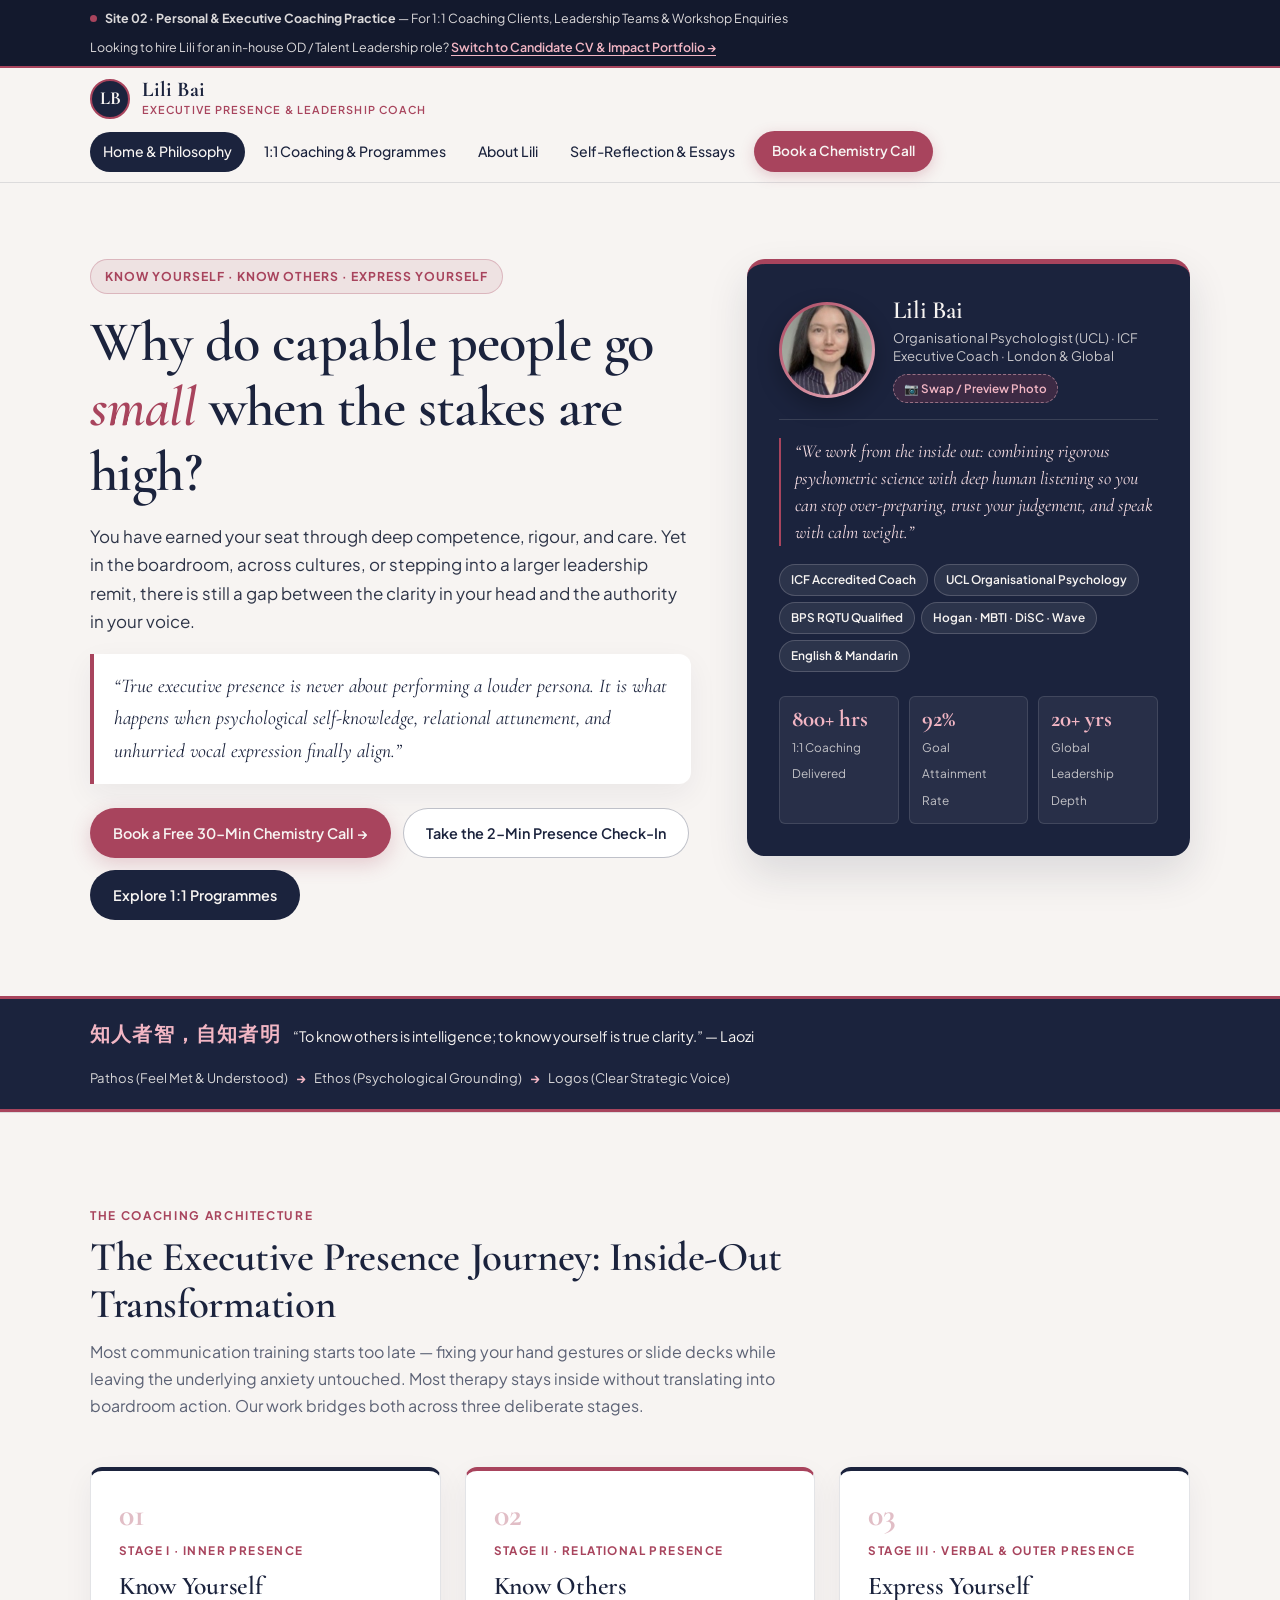
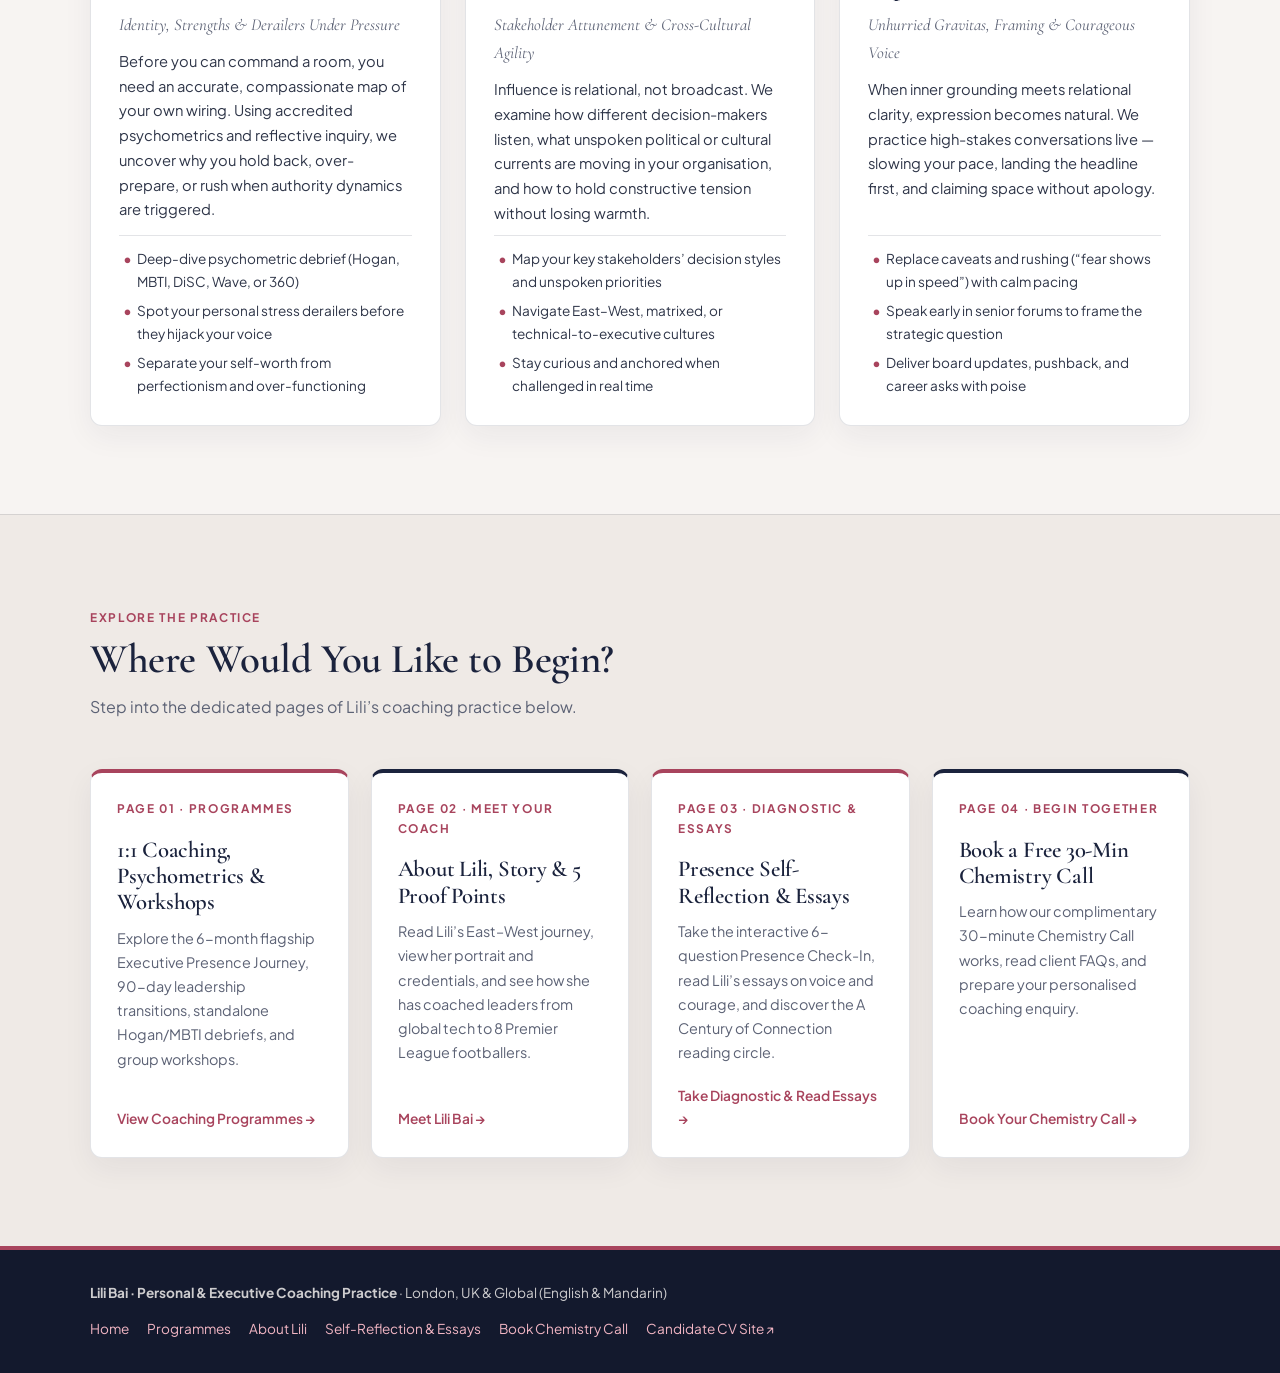
<file: index.html>
<!DOCTYPE html>
<html lang="en">
<head>
  <meta charset="UTF-8" />
  <meta name="viewport" content="width=device-width, initial-scale=1.0" />
  <title>Lili Bai | Executive Presence, Leadership &amp; Voice Coaching · London &amp; Global</title>
  <meta name="description" content="Personal &amp; Executive Coaching with Lili Bai — Organisational Psychologist (UCL MSc, PhD Researcher, BPS RQTU), ICF Accredited Coach &amp; Psychometric Practitioner. Know Yourself · Know Others · Express Yourself." />
  <link rel="icon" type="image/svg+xml" href="assets/favicon.svg" />
  <link rel="preconnect" href="https://fonts.googleapis.com" />
  <link rel="preconnect" href="https://fonts.gstatic.com" crossorigin />
  <link href="https://fonts.googleapis.com/css2?family=Cormorant+Garamond:ital,wght@0,500;0,600;0,700;1,400;1,600&amp;family=Plus+Jakarta+Sans:wght@400;500;600;700&amp;display=swap" rel="stylesheet" />
  <link rel="stylesheet" href="assets/coaching.css" />
</head>
<body>

  <!-- ── TOP AUDIENCE / SITE SWITCHER BANNER ──────────────────────────── -->
  <div class="audience-banner">
    <div class="container audience-banner-inner">
      <div class="audience-tag">
        <span class="dot" aria-hidden="true"></span>
        <span><strong>Site 02 · Personal &amp; Executive Coaching Practice</strong> — For 1:1 Coaching Clients, Leadership Teams &amp; Workshop Enquiries</span>
      </div>
      <div>
        Looking to hire Lili for an in-house OD / Talent Leadership role?
        <a href="../01_CV_Portfolio_Site/index.html">Switch to Candidate CV &amp; Impact Portfolio →</a>
      </div>
    </div>
  </div>

  <!-- ── MULTI-PAGE STICKY NAVIGATION ─────────────────────────────────── -->
  <header class="site-header">
    <div class="container nav-inner">
      <a href="index.html" class="brand">
        <span class="brand-monogram">LB</span>
        <span class="brand-text">
          <span class="brand-name">Lili Bai</span>
          <span class="brand-sub">Executive Presence &amp; Leadership Coach</span>
        </span>
      </a>
      <button type="button" class="mobile-menu-btn" aria-label="Toggle Menu" aria-expanded="false">Menu ☰</button>
      <nav class="nav-links" aria-label="Primary Navigation">
        <a href="index.html" class="active">Home &amp; Philosophy</a>
        <a href="programmes.html">1:1 Coaching &amp; Programmes</a>
        <a href="about.html">About Lili</a>
        <a href="essays.html">Self-Reflection &amp; Essays</a>
        <a href="contact.html" class="nav-cta">Book a Chemistry Call</a>
      </nav>
    </div>
  </header>

  <main>
    <!-- ── HERO: PATHOS FIRST + DEDICATED PORTRAIT PHOTO CARD ─────────── -->
    <section class="hero">
      <div class="container hero-grid">
        <div>
          <div class="hero-eyebrow">
            <span>Know Yourself · Know Others · Express Yourself</span>
          </div>
          <h1>Why do capable people go <em>small</em> when the stakes are high?</h1>
          <p class="hero-lead">
            You have earned your seat through deep competence, rigour, and care. Yet in the boardroom, across cultures, or stepping into a larger leadership remit, there is still a gap between the clarity in your head and the authority in your voice.
          </p>
          <blockquote class="hero-question-box">
            “True executive presence is never about performing a louder persona. It is what happens when psychological self-knowledge, relational attunement, and unhurried vocal expression finally align.”
          </blockquote>
          <div class="hero-actions">
            <a href="contact.html" class="btn btn-rose">Book a Free 30-Min Chemistry Call →</a>
            <a href="essays.html#self-reflection" class="btn btn-outline">Take the 2-Min Presence Check-In</a>
            <a href="programmes.html" class="btn btn-primary">Explore 1:1 Programmes</a>
          </div>
        </div>

        <!-- Coach Portrait Photo & Ethos Card -->
        <aside class="hero-portrait-card" aria-label="Lili Bai Portrait and Profile Summary">
          <div class="portrait-photo-area">
            <div class="portrait-frame">
              <img class="lili-portrait-img" src="assets/lili-portrait.jpg" alt="Portrait photo of Lili Bai, Organisational Psychologist and Executive Coach" />
            </div>
            <div class="portrait-title">
              <h2>Lili Bai</h2>
              <p>Organisational Psychologist (UCL) · ICF Executive Coach · London &amp; Global</p>
              <label class="photo-upload-label" title="Click to preview a different portrait photo of Lili">
                <span>📷 Swap / Preview Photo</span>
                <input type="file" accept="image/*" class="photo-upload-input" style="display:none;" />
              </label>
            </div>
          </div>

          <p class="portrait-quote">
            “We work from the inside out: combining rigorous psychometric science with deep human listening so you can stop over-preparing, trust your judgement, and speak with calm weight.”
          </p>

          <div class="credential-badges">
            <span class="cred-badge">ICF Accredited Coach</span>
            <span class="cred-badge">UCL Organisational Psychology</span>
            <span class="cred-badge">BPS RQTU Qualified</span>
            <span class="cred-badge">Hogan · MBTI · DiSC · Wave</span>
            <span class="cred-badge">English &amp; Mandarin</span>
          </div>

          <div class="portrait-stats">
            <div class="p-stat">
              <strong>800+ hrs</strong>
              <span>1:1 Coaching Delivered</span>
            </div>
            <div class="p-stat">
              <strong>92%</strong>
              <span>Goal Attainment Rate</span>
            </div>
            <div class="p-stat">
              <strong>20+ yrs</strong>
              <span>Global Leadership Depth</span>
            </div>
          </div>
        </aside>
      </div>
    </section>

    <!-- ── CLASSICAL WISDOM & TRUST SEQUENCE STRIP ───────────────────── -->
    <div class="philosophy-strip">
      <div class="container philosophy-strip-inner">
        <div class="chinese-maxim">
          <span class="cn">知人者智，自知者明</span>
          <span>“To know others is intelligence; to know yourself is true clarity.” — Laozi</span>
        </div>
        <div class="aristotle-flow" aria-label="Coaching Trust Sequence">
          <span>Pathos (Feel Met &amp; Understood)</span>
          <span class="arrow">→</span>
          <span>Ethos (Psychological Grounding)</span>
          <span class="arrow">→</span>
          <span>Logos (Clear Strategic Voice)</span>
        </div>
      </div>
    </div>

    <!-- ── THE THREE-PILLAR ARCHITECTURE ─────────────────────────────── -->
    <section id="philosophy" class="section">
      <div class="container">
        <div class="section-header">
          <span class="section-kicker">The Coaching Architecture</span>
          <h2>The Executive Presence Journey: Inside-Out Transformation</h2>
          <p>
            Most communication training starts too late — fixing your hand gestures or slide decks while leaving the underlying anxiety untouched. Most therapy stays inside without translating into boardroom action. Our work bridges both across three deliberate stages.
          </p>
        </div>

        <div class="pillars-grid">
          <article class="pillar-card">
            <span class="pillar-num">01</span>
            <span class="pillar-stage">Stage I · Inner Presence</span>
            <h3>Know Yourself</h3>
            <span class="pillar-sub">Identity, Strengths &amp; Derailers Under Pressure</span>
            <p>
              Before you can command a room, you need an accurate, compassionate map of your own wiring. Using accredited psychometrics and reflective inquiry, we uncover why you hold back, over-prepare, or rush when authority dynamics are triggered.
            </p>
            <ul class="pillar-outcomes">
              <li>Deep-dive psychometric debrief (Hogan, MBTI, DiSC, Wave, or 360)</li>
              <li>Spot your personal stress derailers before they hijack your voice</li>
              <li>Separate your self-worth from perfectionism and over-functioning</li>
            </ul>
          </article>

          <article class="pillar-card">
            <span class="pillar-num">02</span>
            <span class="pillar-stage">Stage II · Relational Presence</span>
            <h3>Know Others</h3>
            <span class="pillar-sub">Stakeholder Attunement &amp; Cross-Cultural Agility</span>
            <p>
              Influence is relational, not broadcast. We examine how different decision-makers listen, what unspoken political or cultural currents are moving in your organisation, and how to hold constructive tension without losing warmth.
            </p>
            <ul class="pillar-outcomes">
              <li>Map your key stakeholders’ decision styles and unspoken priorities</li>
              <li>Navigate East–West, matrixed, or technical-to-executive cultures</li>
              <li>Stay curious and anchored when challenged in real time</li>
            </ul>
          </article>

          <article class="pillar-card">
            <span class="pillar-num">03</span>
            <span class="pillar-stage">Stage III · Verbal &amp; Outer Presence</span>
            <h3>Express Yourself</h3>
            <span class="pillar-sub">Unhurried Gravitas, Framing &amp; Courageous Voice</span>
            <p>
              When inner grounding meets relational clarity, expression becomes natural. We practice high-stakes conversations live — slowing your pace, landing the headline first, and claiming space without apology.
            </p>
            <ul class="pillar-outcomes">
              <li>Replace caveats and rushing (“fear shows up in speed”) with calm pacing</li>
              <li>Speak early in senior forums to frame the strategic question</li>
              <li>Deliver board updates, pushback, and career asks with poise</li>
            </ul>
          </article>
        </div>
      </div>
    </section>

    <!-- ── MULTI-PAGE WEBSITE DIRECTORY (4 DOORS) ─────────────────────── -->
    <section class="section section-alt">
      <div class="container">
        <div class="section-header">
          <span class="section-kicker">Explore the Practice</span>
          <h2>Where Would You Like to Begin?</h2>
          <p>Step into the dedicated pages of Lili’s coaching practice below.</p>
        </div>

        <div class="doors-grid">
          <a href="programmes.html" class="door-card">
            <span class="section-kicker">Page 01 · Programmes</span>
            <h3>1:1 Coaching, Psychometrics &amp; Workshops</h3>
            <p>Explore the 6-month flagship Executive Presence Journey, 90-day leadership transitions, standalone Hogan/MBTI debriefs, and group workshops.</p>
            <span class="door-cta">View Coaching Programmes →</span>
          </a>

          <a href="about.html" class="door-card">
            <span class="section-kicker">Page 02 · Meet Your Coach</span>
            <h3>About Lili, Story &amp; 5 Proof Points</h3>
            <p>Read Lili’s East–West journey, view her portrait and credentials, and see how she has coached leaders from global tech to 8 Premier League footballers.</p>
            <span class="door-cta">Meet Lili Bai →</span>
          </a>

          <a href="essays.html" class="door-card">
            <span class="section-kicker">Page 03 · Diagnostic &amp; Essays</span>
            <h3>Presence Self-Reflection &amp; Essays</h3>
            <p>Take the interactive 6-question Presence Check-In, read Lili’s essays on voice and courage, and discover the A Century of Connection reading circle.</p>
            <span class="door-cta">Take Diagnostic &amp; Read Essays →</span>
          </a>

          <a href="contact.html" class="door-card">
            <span class="section-kicker">Page 04 · Begin Together</span>
            <h3>Book a Free 30-Min Chemistry Call</h3>
            <p>Learn how our complimentary 30-minute Chemistry Call works, read client FAQs, and prepare your personalised coaching enquiry.</p>
            <span class="door-cta">Book Your Chemistry Call →</span>
          </a>
        </div>
      </div>
    </section>
  </main>

  <footer class="site-footer">
    <div class="container footer-inner">
      <div>
        <strong>Lili Bai · Personal &amp; Executive Coaching Practice</strong> · London, UK &amp; Global (English &amp; Mandarin)
      </div>
      <div class="footer-links">
        <a href="index.html">Home</a>
        <a href="programmes.html">Programmes</a>
        <a href="about.html">About Lili</a>
        <a href="essays.html">Self-Reflection &amp; Essays</a>
        <a href="contact.html">Book Chemistry Call</a>
        <a href="../01_CV_Portfolio_Site/index.html">Candidate CV Site ↗</a>
      </div>
    </div>
  </footer>

  <script src="assets/coaching.js"></script>
</body>
</html>
</file>
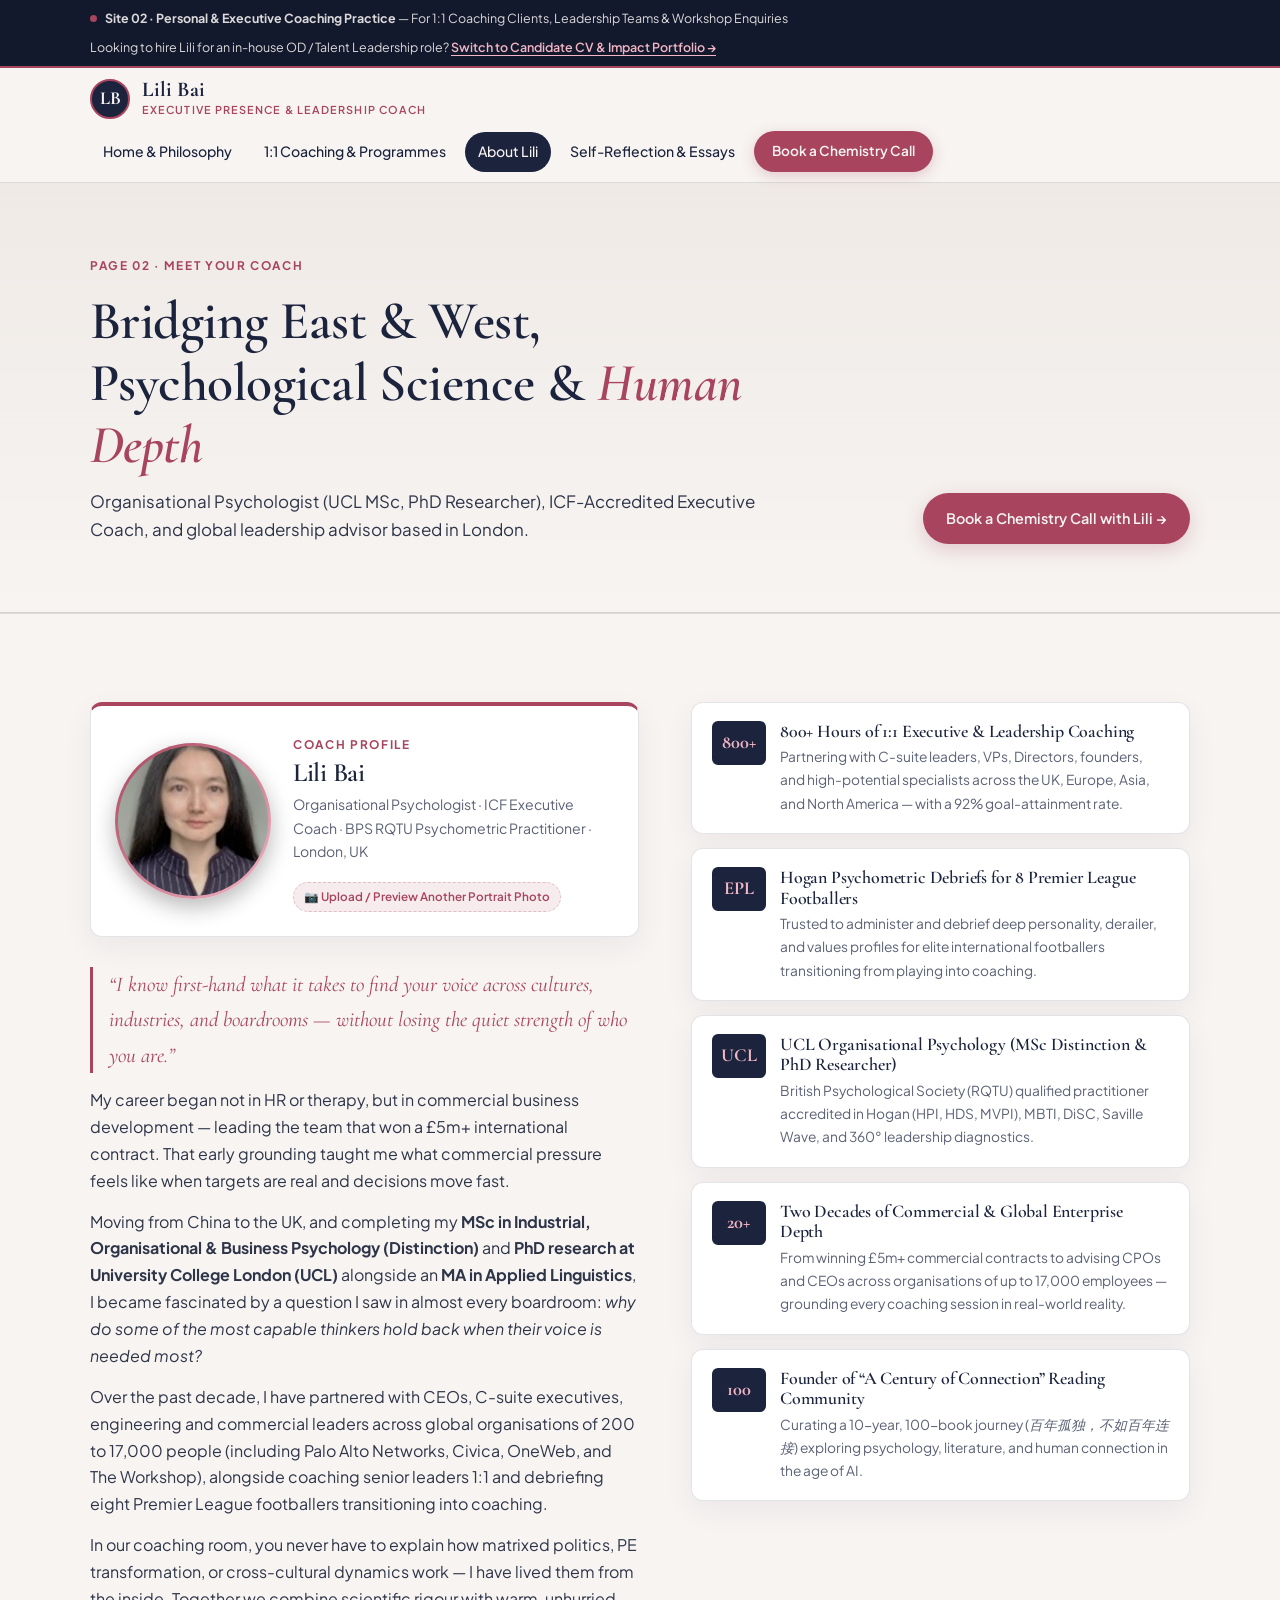
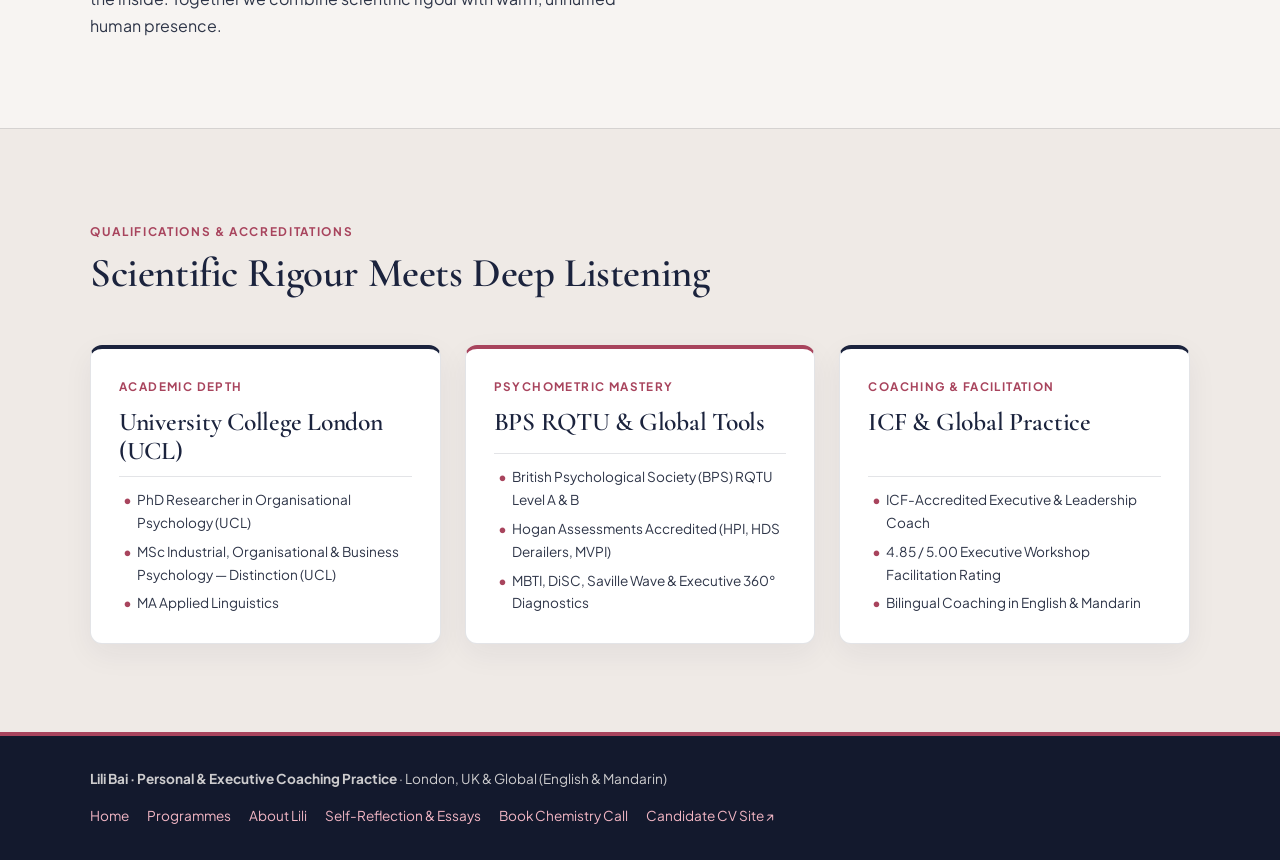
<file: about.html>
<!DOCTYPE html>
<html lang="en">
<head>
  <meta charset="UTF-8" />
  <meta name="viewport" content="width=device-width, initial-scale=1.0" />
  <title>About Lili Bai | Organisational Psychologist &amp; ICF Executive Coach</title>
  <meta name="description" content="Meet Lili Bai — London-based Organisational Psychologist (UCL MSc, PhD Researcher), ICF Accredited Executive Coach, and BPS Psychometric Practitioner." />
  <link rel="icon" type="image/svg+xml" href="assets/favicon.svg" />
  <link rel="preconnect" href="https://fonts.googleapis.com" />
  <link rel="preconnect" href="https://fonts.gstatic.com" crossorigin />
  <link href="https://fonts.googleapis.com/css2?family=Cormorant+Garamond:ital,wght@0,500;0,600;0,700;1,400;1,600&amp;family=Plus+Jakarta+Sans:wght@400;500;600;700&amp;display=swap" rel="stylesheet" />
  <link rel="stylesheet" href="assets/coaching.css" />
</head>
<body>

  <div class="audience-banner">
    <div class="container audience-banner-inner">
      <div class="audience-tag">
        <span class="dot" aria-hidden="true"></span>
        <span><strong>Site 02 · Personal &amp; Executive Coaching Practice</strong> — For 1:1 Coaching Clients, Leadership Teams &amp; Workshop Enquiries</span>
      </div>
      <div>
        Looking to hire Lili for an in-house OD / Talent Leadership role?
        <a href="../01_CV_Portfolio_Site/index.html">Switch to Candidate CV &amp; Impact Portfolio →</a>
      </div>
    </div>
  </div>

  <header class="site-header">
    <div class="container nav-inner">
      <a href="index.html" class="brand">
        <span class="brand-monogram">LB</span>
        <span class="brand-text">
          <span class="brand-name">Lili Bai</span>
          <span class="brand-sub">Executive Presence &amp; Leadership Coach</span>
        </span>
      </a>
      <button type="button" class="mobile-menu-btn" aria-label="Toggle Menu" aria-expanded="false">Menu ☰</button>
      <nav class="nav-links" aria-label="Primary Navigation">
        <a href="index.html">Home &amp; Philosophy</a>
        <a href="programmes.html">1:1 Coaching &amp; Programmes</a>
        <a href="about.html" class="active">About Lili</a>
        <a href="essays.html">Self-Reflection &amp; Essays</a>
        <a href="contact.html" class="nav-cta">Book a Chemistry Call</a>
      </nav>
    </div>
  </header>

  <main>
    <!-- PAGE HERO -->
    <section class="page-hero">
      <div class="container page-hero-inner">
        <div class="page-hero-copy">
          <span class="section-kicker">Page 02 · Meet Your Coach</span>
          <h1>Bridging East &amp; West, Psychological Science &amp; <em>Human Depth</em></h1>
          <p class="hero-lead" style="margin-bottom:0;">
            Organisational Psychologist (UCL MSc, PhD Researcher), ICF-Accredited Executive Coach, and global leadership advisor based in London.
          </p>
        </div>
        <div>
          <a href="contact.html" class="btn btn-rose">Book a Chemistry Call with Lili →</a>
        </div>
      </div>
    </section>

    <!-- ── ABOUT LILI + DEDICATED EDITORIAL PORTRAIT SHOWCASE ─────────── -->
    <section class="section">
      <div class="container about-grid">
        <div class="about-story">
          <!-- Featured Portrait Photo Area of Lili Bai -->
          <div class="editorial-portrait-box" aria-label="Portrait Photo of Lili Bai">
            <div class="portrait-frame large">
              <img class="lili-portrait-img" src="assets/lili-portrait.jpg" alt="Portrait photo of Lili Bai" />
            </div>
            <div style="flex:1;min-width:200px;">
              <span class="section-kicker" style="margin-bottom:4px;">Coach Profile</span>
              <h3 style="font-size:1.65rem;margin-bottom:4px;">Lili Bai</h3>
              <p style="font-size:0.88rem;color:var(--text-muted);margin-bottom:10px;">
                Organisational Psychologist · ICF Executive Coach · BPS RQTU Psychometric Practitioner · London, UK
              </p>
              <label class="photo-upload-label" style="background:var(--rose-tint);color:var(--rose);border-color:var(--rose-border);">
                <span>📷 Upload / Preview Another Portrait Photo</span>
                <input type="file" accept="image/*" class="photo-upload-input" style="display:none;" />
              </label>
            </div>
          </div>

          <p class="lead-quote">
            “I know first-hand what it takes to find your voice across cultures, industries, and boardrooms — without losing the quiet strength of who you are.”
          </p>

          <p>
            My career began not in HR or therapy, but in commercial business development — leading the team that won a £5m+ international contract. That early grounding taught me what commercial pressure feels like when targets are real and decisions move fast.
          </p>

          <p>
            Moving from China to the UK, and completing my <strong>MSc in Industrial, Organisational &amp; Business Psychology (Distinction)</strong> and <strong>PhD research at University College London (UCL)</strong> alongside an <strong>MA in Applied Linguistics</strong>, I became fascinated by a question I saw in almost every boardroom: <em>why do some of the most capable thinkers hold back when their voice is needed most?</em>
          </p>

          <p>
            Over the past decade, I have partnered with CEOs, C-suite executives, engineering and commercial leaders across global organisations of 200 to 17,000 people (including Palo Alto Networks, Civica, OneWeb, and The Workshop), alongside coaching senior leaders 1:1 and debriefing eight Premier League footballers transitioning into coaching.
          </p>

          <p>
            In our coaching room, you never have to explain how matrixed politics, PE transformation, or cross-cultural dynamics work — I have lived them from the inside. Together we combine scientific rigour with warm, unhurried human presence.
          </p>
        </div>

        <!-- 5 Signature Proof Points -->
        <div class="proof-points-stack" aria-label="Five Signature Proof Points">
          <div class="proof-point-item">
            <div class="proof-num">800+</div>
            <div>
              <h4>800+ Hours of 1:1 Executive &amp; Leadership Coaching</h4>
              <p>Partnering with C-suite leaders, VPs, Directors, founders, and high-potential specialists across the UK, Europe, Asia, and North America — with a 92% goal-attainment rate.</p>
            </div>
          </div>

          <div class="proof-point-item">
            <div class="proof-num">EPL</div>
            <div>
              <h4>Hogan Psychometric Debriefs for 8 Premier League Footballers</h4>
              <p>Trusted to administer and debrief deep personality, derailer, and values profiles for elite international footballers transitioning from playing into coaching.</p>
            </div>
          </div>

          <div class="proof-point-item">
            <div class="proof-num">UCL</div>
            <div>
              <h4>UCL Organisational Psychology (MSc Distinction &amp; PhD Researcher)</h4>
              <p>British Psychological Society (RQTU) qualified practitioner accredited in Hogan (HPI, HDS, MVPI), MBTI, DiSC, Saville Wave, and 360° leadership diagnostics.</p>
            </div>
          </div>

          <div class="proof-point-item">
            <div class="proof-num">20+</div>
            <div>
              <h4>Two Decades of Commercial &amp; Global Enterprise Depth</h4>
              <p>From winning £5m+ commercial contracts to advising CPOs and CEOs across organisations of up to 17,000 employees — grounding every coaching session in real-world reality.</p>
            </div>
          </div>

          <div class="proof-point-item">
            <div class="proof-num">100</div>
            <div>
              <h4>Founder of “A Century of Connection” Reading Community</h4>
              <p>Curating a 10-year, 100-book journey (<em>百年孤独，不如百年连接</em>) exploring psychology, literature, and human connection in the age of AI.</p>
            </div>
          </div>
        </div>
      </div>
    </section>

    <!-- ── CREDENTIALS & ACCREDITATIONS SUMMARY ──────────────────────── -->
    <section class="section section-alt">
      <div class="container">
        <div class="section-header">
          <span class="section-kicker">Qualifications &amp; Accreditations</span>
          <h2>Scientific Rigour Meets Deep Listening</h2>
        </div>

        <div class="pillars-grid">
          <article class="pillar-card">
            <span class="pillar-stage">Academic Depth</span>
            <h3>University College London (UCL)</h3>
            <ul class="pillar-outcomes">
              <li>PhD Researcher in Organisational Psychology (UCL)</li>
              <li>MSc Industrial, Organisational &amp; Business Psychology — Distinction (UCL)</li>
              <li>MA Applied Linguistics</li>
            </ul>
          </article>

          <article class="pillar-card">
            <span class="pillar-stage">Psychometric Mastery</span>
            <h3>BPS RQTU &amp; Global Tools</h3>
            <ul class="pillar-outcomes">
              <li>British Psychological Society (BPS) RQTU Level A &amp; B</li>
              <li>Hogan Assessments Accredited (HPI, HDS Derailers, MVPI)</li>
              <li>MBTI, DiSC, Saville Wave &amp; Executive 360° Diagnostics</li>
            </ul>
          </article>

          <article class="pillar-card">
            <span class="pillar-stage">Coaching &amp; Facilitation</span>
            <h3>ICF &amp; Global Practice</h3>
            <ul class="pillar-outcomes">
              <li>ICF-Accredited Executive &amp; Leadership Coach</li>
              <li>4.85 / 5.00 Executive Workshop Facilitation Rating</li>
              <li>Bilingual Coaching in English &amp; Mandarin</li>
            </ul>
          </article>
        </div>
      </div>
    </section>
  </main>

  <footer class="site-footer">
    <div class="container footer-inner">
      <div>
        <strong>Lili Bai · Personal &amp; Executive Coaching Practice</strong> · London, UK &amp; Global (English &amp; Mandarin)
      </div>
      <div class="footer-links">
        <a href="index.html">Home</a>
        <a href="programmes.html">Programmes</a>
        <a href="about.html">About Lili</a>
        <a href="essays.html">Self-Reflection &amp; Essays</a>
        <a href="contact.html">Book Chemistry Call</a>
        <a href="../01_CV_Portfolio_Site/index.html">Candidate CV Site ↗</a>
      </div>
    </div>
  </footer>

  <script src="assets/coaching.js"></script>
</body>
</html>
</file>
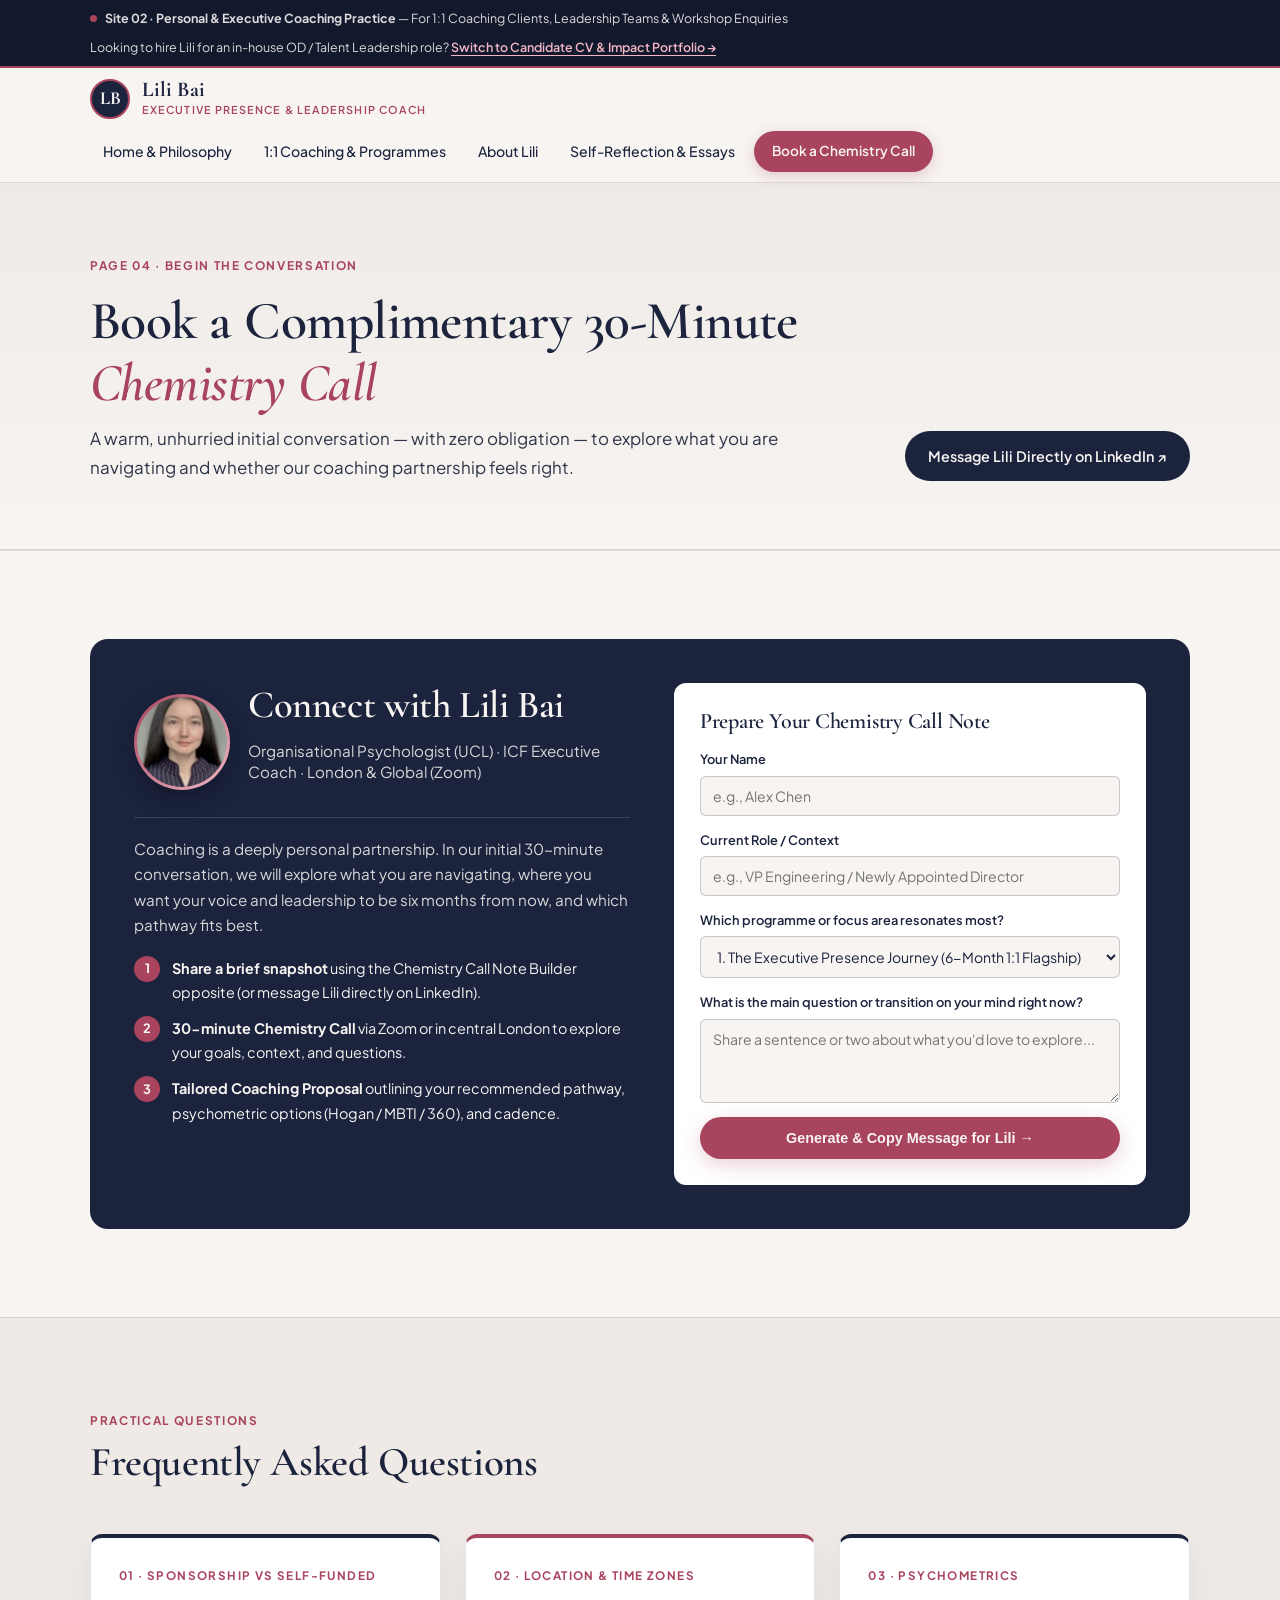
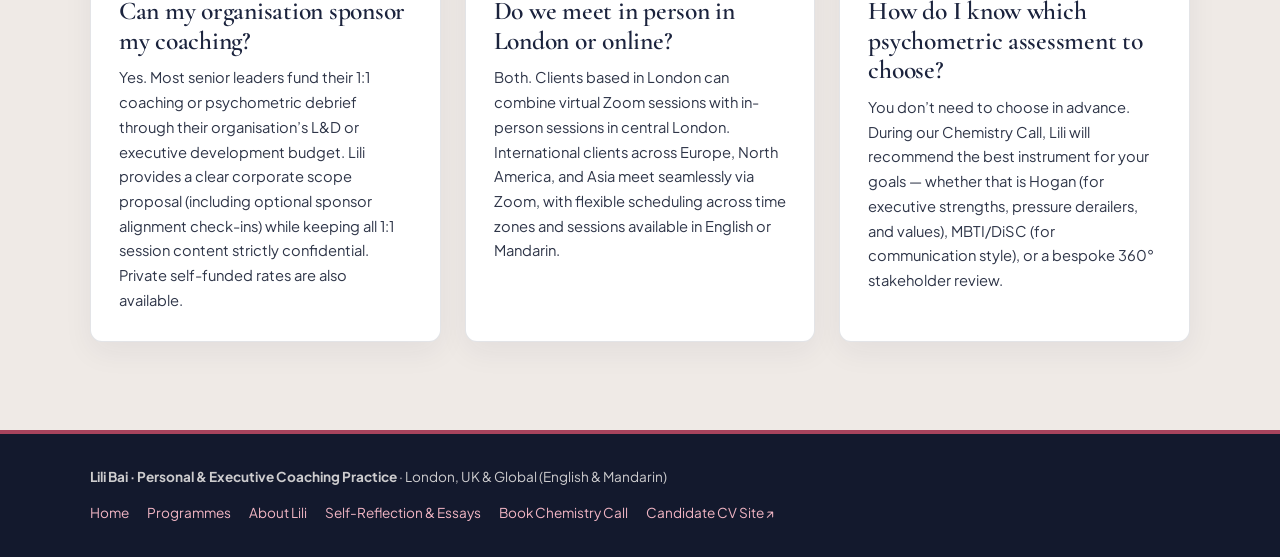
<file: contact.html>
<!DOCTYPE html>
<html lang="en">
<head>
  <meta charset="UTF-8" />
  <meta name="viewport" content="width=device-width, initial-scale=1.0" />
  <title>Book a Free 30-Min Chemistry Call | Lili Bai Executive Coaching</title>
  <meta name="description" content="Arrange a complimentary 30-minute Chemistry Call with Lili Bai — Organisational Psychologist and ICF Accredited Executive Coach in London &amp; Global." />
  <link rel="icon" type="image/svg+xml" href="assets/favicon.svg" />
  <link rel="preconnect" href="https://fonts.googleapis.com" />
  <link rel="preconnect" href="https://fonts.gstatic.com" crossorigin />
  <link href="https://fonts.googleapis.com/css2?family=Cormorant+Garamond:ital,wght@0,500;0,600;0,700;1,400;1,600&amp;family=Plus+Jakarta+Sans:wght@400;500;600;700&amp;display=swap" rel="stylesheet" />
  <link rel="stylesheet" href="assets/coaching.css" />
</head>
<body>

  <div class="audience-banner">
    <div class="container audience-banner-inner">
      <div class="audience-tag">
        <span class="dot" aria-hidden="true"></span>
        <span><strong>Site 02 · Personal &amp; Executive Coaching Practice</strong> — For 1:1 Coaching Clients, Leadership Teams &amp; Workshop Enquiries</span>
      </div>
      <div>
        Looking to hire Lili for an in-house OD / Talent Leadership role?
        <a href="../01_CV_Portfolio_Site/index.html">Switch to Candidate CV &amp; Impact Portfolio →</a>
      </div>
    </div>
  </div>

  <header class="site-header">
    <div class="container nav-inner">
      <a href="index.html" class="brand">
        <span class="brand-monogram">LB</span>
        <span class="brand-text">
          <span class="brand-name">Lili Bai</span>
          <span class="brand-sub">Executive Presence &amp; Leadership Coach</span>
        </span>
      </a>
      <button type="button" class="mobile-menu-btn" aria-label="Toggle Menu" aria-expanded="false">Menu ☰</button>
      <nav class="nav-links" aria-label="Primary Navigation">
        <a href="index.html">Home &amp; Philosophy</a>
        <a href="programmes.html">1:1 Coaching &amp; Programmes</a>
        <a href="about.html">About Lili</a>
        <a href="essays.html">Self-Reflection &amp; Essays</a>
        <a href="contact.html" class="nav-cta">Book a Chemistry Call</a>
      </nav>
    </div>
  </header>

  <main>
    <!-- PAGE HERO -->
    <section class="page-hero">
      <div class="container page-hero-inner">
        <div class="page-hero-copy">
          <span class="section-kicker">Page 04 · Begin the Conversation</span>
          <h1>Book a Complimentary 30-Minute <em>Chemistry Call</em></h1>
          <p class="hero-lead" style="margin-bottom:0;">
            A warm, unhurried initial conversation — with zero obligation — to explore what you are navigating and whether our coaching partnership feels right.
          </p>
        </div>
        <div>
          <a href="https://www.linkedin.com/in/llbai/" target="_blank" rel="noopener" class="btn btn-primary">Message Lili Directly on LinkedIn ↗</a>
        </div>
      </div>
    </section>

    <!-- ── CHEMISTRY CALL & CONTACT SECTION ──────────────────────────── -->
    <section id="contact" class="section">
      <div class="container">
        <div class="contact-card">
          <div>
            <!-- Portrait Mini Header inside Contact Card -->
            <div class="portrait-photo-area" style="margin-bottom:18px;">
              <div class="portrait-frame">
                <img class="lili-portrait-img" src="assets/lili-portrait.jpg" alt="Portrait photo of Lili Bai" />
              </div>
              <div class="portrait-title">
                <h2>Connect with Lili Bai</h2>
                <p>Organisational Psychologist (UCL) · ICF Executive Coach · London &amp; Global (Zoom)</p>
              </div>
            </div>

            <p>
              Coaching is a deeply personal partnership. In our initial 30-minute conversation, we will explore what you are navigating, where you want your voice and leadership to be six months from now, and which pathway fits best.
            </p>

            <ul class="chemistry-steps">
              <li>
                <span class="step-dot">1</span>
                <span><strong>Share a brief snapshot</strong> using the Chemistry Call Note Builder opposite (or message Lili directly on LinkedIn).</span>
              </li>
              <li>
                <span class="step-dot">2</span>
                <span><strong>30-minute Chemistry Call</strong> via Zoom or in central London to explore your goals, context, and questions.</span>
              </li>
              <li>
                <span class="step-dot">3</span>
                <span><strong>Tailored Coaching Proposal</strong> outlining your recommended pathway, psychometric options (Hogan / MBTI / 360), and cadence.</span>
              </li>
            </ul>
          </div>

          <form id="coaching-enquiry-form" class="enquiry-form" aria-label="Chemistry Call Enquiry Builder">
            <h3>Prepare Your Chemistry Call Note</h3>
            <div class="form-row">
              <label for="enq-name">Your Name</label>
              <input id="enq-name" type="text" placeholder="e.g., Alex Chen" required />
            </div>
            <div class="form-row">
              <label for="enq-role">Current Role / Context</label>
              <input id="enq-role" type="text" placeholder="e.g., VP Engineering / Newly Appointed Director" />
            </div>
            <div class="form-row">
              <label for="enq-focus">Which programme or focus area resonates most?</label>
              <select id="enq-focus">
                <option value="The Executive Presence Journey (6-Month 1:1 Flagship)">1. The Executive Presence Journey (6-Month 1:1 Flagship)</option>
                <option value="90-Day Leadership Transition Coaching">2. 90-Day Leadership Transition &amp; Stepping Up</option>
                <option value="Psychometric &amp; Leadership Identity Debrief (Hogan / MBTI / 360)">3. Standalone Psychometric &amp; Identity Debrief (Hogan / MBTI / 360)</option>
                <option value="Team Workshop / Keynote (Finding Your Voice / Connect &amp; Clarity)">4. Team Workshop or Keynote (Finding Your Voice / Connect &amp; Clarity)</option>
              </select>
            </div>
            <div class="form-row">
              <label for="enq-note">What is the main question or transition on your mind right now?</label>
              <textarea id="enq-note" placeholder="Share a sentence or two about what you'd love to explore..."></textarea>
            </div>
            <button type="submit" class="btn btn-rose" style="width:100%;">Generate &amp; Copy Message for Lili →</button>
            <div id="coaching-enquiry-status" style="display:none;margin-top:0.85rem;padding:0.85rem;border-radius:6px;background:var(--tyrian);color:var(--warm-white);border-left:4px solid var(--rose);font-size:0.86rem;line-height:1.55;"></div>
          </form>
        </div>
      </div>
    </section>

    <!-- ── FREQUENTLY ASKED QUESTIONS ────────────────────────────────── -->
    <section class="section section-alt">
      <div class="container">
        <div class="section-header">
          <span class="section-kicker">Practical Questions</span>
          <h2>Frequently Asked Questions</h2>
        </div>

        <div class="pillars-grid">
          <article class="pillar-card">
            <span class="pillar-stage">01 · Sponsorship vs Self-Funded</span>
            <h3>Can my organisation sponsor my coaching?</h3>
            <p>
              Yes. Most senior leaders fund their 1:1 coaching or psychometric debrief through their organisation’s L&amp;D or executive development budget. Lili provides a clear corporate scope proposal (including optional sponsor alignment check-ins) while keeping all 1:1 session content strictly confidential. Private self-funded rates are also available.
            </p>
          </article>

          <article class="pillar-card">
            <span class="pillar-stage">02 · Location &amp; Time Zones</span>
            <h3>Do we meet in person in London or online?</h3>
            <p>
              Both. Clients based in London can combine virtual Zoom sessions with in-person sessions in central London. International clients across Europe, North America, and Asia meet seamlessly via Zoom, with flexible scheduling across time zones and sessions available in English or Mandarin.
            </p>
          </article>

          <article class="pillar-card">
            <span class="pillar-stage">03 · Psychometrics</span>
            <h3>How do I know which psychometric assessment to choose?</h3>
            <p>
              You don’t need to choose in advance. During our Chemistry Call, Lili will recommend the best instrument for your goals — whether that is Hogan (for executive strengths, pressure derailers, and values), MBTI/DiSC (for communication style), or a bespoke 360° stakeholder review.
            </p>
          </article>
        </div>
      </div>
    </section>
  </main>

  <footer class="site-footer">
    <div class="container footer-inner">
      <div>
        <strong>Lili Bai · Personal &amp; Executive Coaching Practice</strong> · London, UK &amp; Global (English &amp; Mandarin)
      </div>
      <div class="footer-links">
        <a href="index.html">Home</a>
        <a href="programmes.html">Programmes</a>
        <a href="about.html">About Lili</a>
        <a href="essays.html">Self-Reflection &amp; Essays</a>
        <a href="contact.html">Book Chemistry Call</a>
        <a href="../01_CV_Portfolio_Site/index.html">Candidate CV Site ↗</a>
      </div>
    </div>
  </footer>

  <script src="assets/coaching.js"></script>
</body>
</html>
</file>
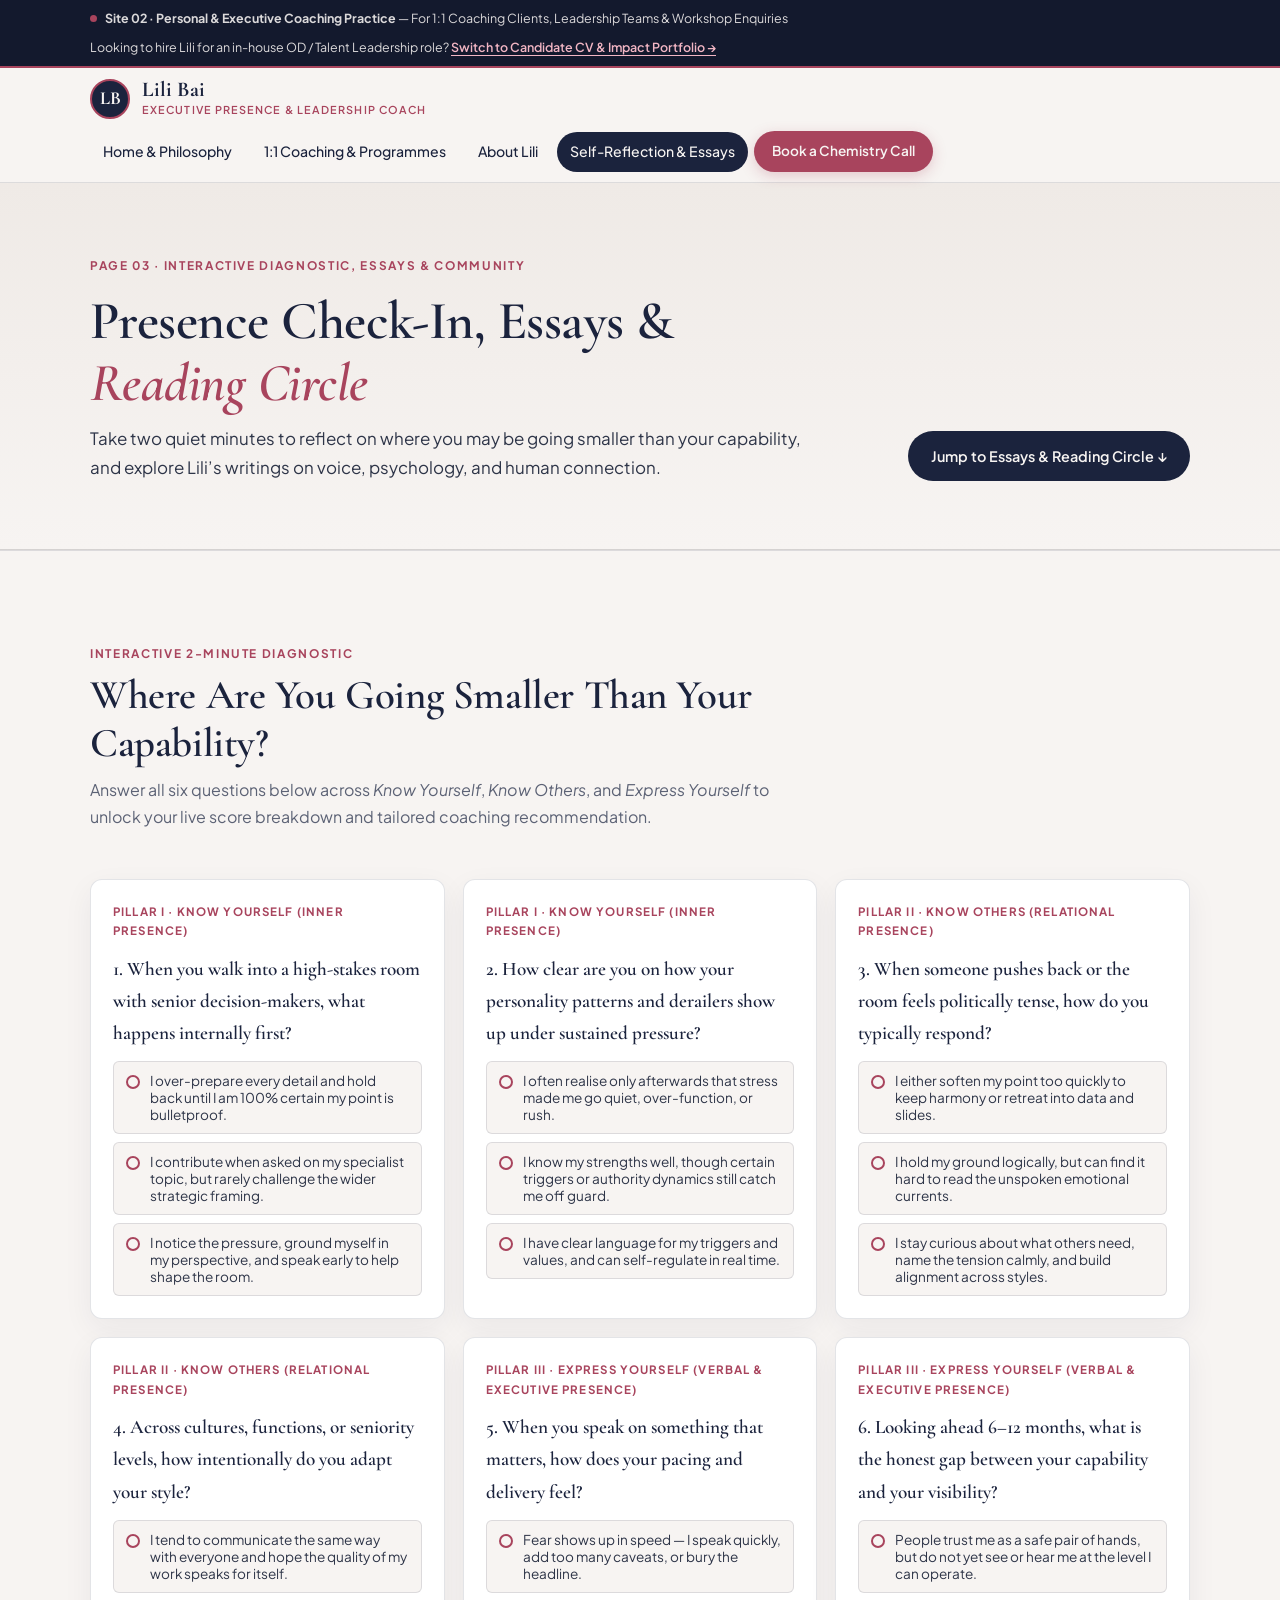
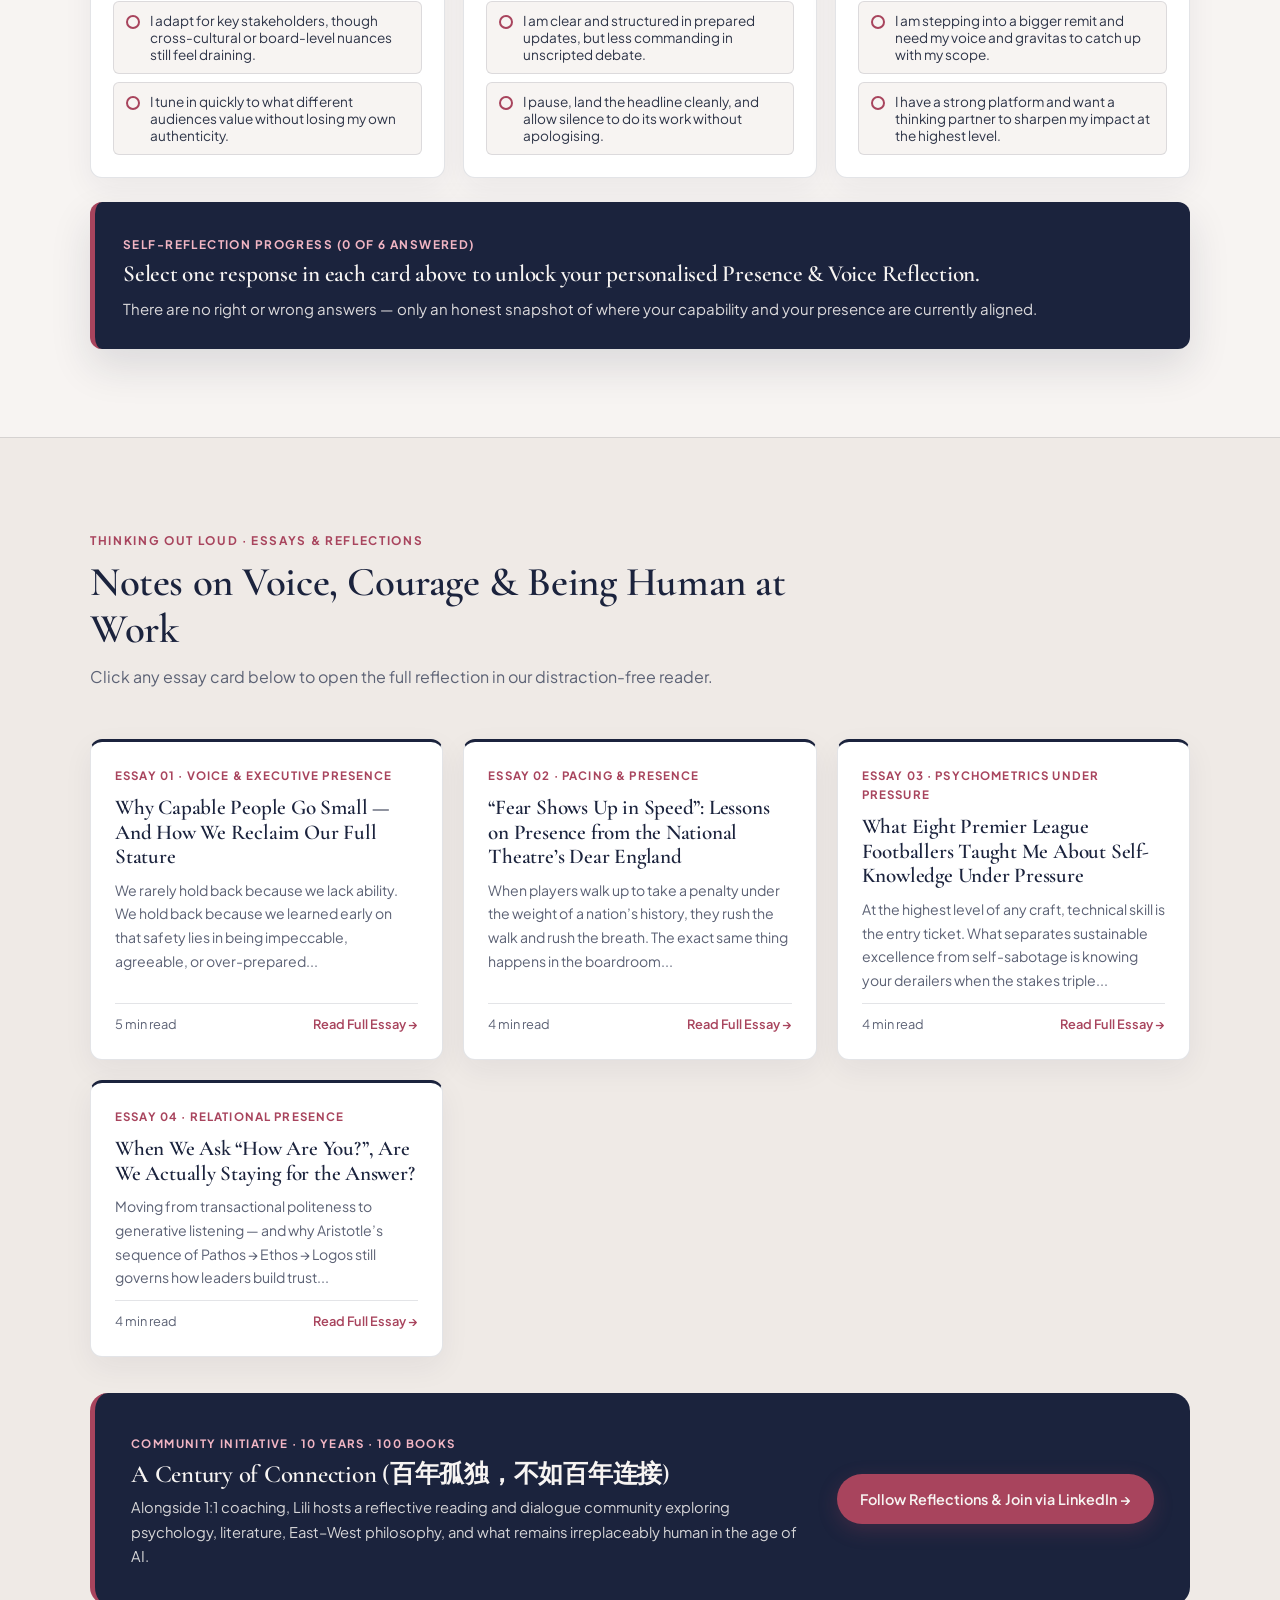
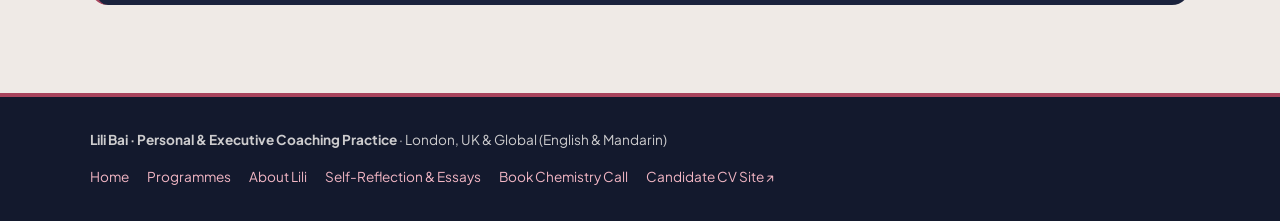
<file: essays.html>
<!DOCTYPE html>
<html lang="en">
<head>
  <meta charset="UTF-8" />
  <meta name="viewport" content="width=device-width, initial-scale=1.0" />
  <title>Presence Self-Reflection, Essays &amp; Reading Circle | Lili Bai Coaching</title>
  <meta name="description" content="Take Lili Bai's 2-minute Executive Presence Self-Reflection, read her essays on voice and courage, and join the A Century of Connection reading community." />
  <link rel="icon" type="image/svg+xml" href="assets/favicon.svg" />
  <link rel="preconnect" href="https://fonts.googleapis.com" />
  <link rel="preconnect" href="https://fonts.gstatic.com" crossorigin />
  <link href="https://fonts.googleapis.com/css2?family=Cormorant+Garamond:ital,wght@0,500;0,600;0,700;1,400;1,600&amp;family=Plus+Jakarta+Sans:wght@400;500;600;700&amp;display=swap" rel="stylesheet" />
  <link rel="stylesheet" href="assets/coaching.css" />
</head>
<body>

  <div class="audience-banner">
    <div class="container audience-banner-inner">
      <div class="audience-tag">
        <span class="dot" aria-hidden="true"></span>
        <span><strong>Site 02 · Personal &amp; Executive Coaching Practice</strong> — For 1:1 Coaching Clients, Leadership Teams &amp; Workshop Enquiries</span>
      </div>
      <div>
        Looking to hire Lili for an in-house OD / Talent Leadership role?
        <a href="../01_CV_Portfolio_Site/index.html">Switch to Candidate CV &amp; Impact Portfolio →</a>
      </div>
    </div>
  </div>

  <header class="site-header">
    <div class="container nav-inner">
      <a href="index.html" class="brand">
        <span class="brand-monogram">LB</span>
        <span class="brand-text">
          <span class="brand-name">Lili Bai</span>
          <span class="brand-sub">Executive Presence &amp; Leadership Coach</span>
        </span>
      </a>
      <button type="button" class="mobile-menu-btn" aria-label="Toggle Menu" aria-expanded="false">Menu ☰</button>
      <nav class="nav-links" aria-label="Primary Navigation">
        <a href="index.html">Home &amp; Philosophy</a>
        <a href="programmes.html">1:1 Coaching &amp; Programmes</a>
        <a href="about.html">About Lili</a>
        <a href="essays.html" class="active">Self-Reflection &amp; Essays</a>
        <a href="contact.html" class="nav-cta">Book a Chemistry Call</a>
      </nav>
    </div>
  </header>

  <main>
    <!-- PAGE HERO -->
    <section class="page-hero">
      <div class="container page-hero-inner">
        <div class="page-hero-copy">
          <span class="section-kicker">Page 03 · Interactive Diagnostic, Essays &amp; Community</span>
          <h1>Presence Check-In, Essays &amp; <em>Reading Circle</em></h1>
          <p class="hero-lead" style="margin-bottom:0;">
            Take two quiet minutes to reflect on where you may be going smaller than your capability, and explore Lili’s writings on voice, psychology, and human connection.
          </p>
        </div>
        <div>
          <a href="#essays" class="btn btn-primary">Jump to Essays &amp; Reading Circle ↓</a>
        </div>
      </div>
    </section>

    <!-- ── INTERACTIVE PRESENCE & VOICE SELF-REFLECTION ──────────────── -->
    <section id="self-reflection" class="section">
      <div class="container">
        <div class="section-header">
          <span class="section-kicker">Interactive 2-Minute Diagnostic</span>
          <h2>Where Are You Going Smaller Than Your Capability?</h2>
          <p>
            Answer all six questions below across <em>Know Yourself</em>, <em>Know Others</em>, and <em>Express Yourself</em> to unlock your live score breakdown and tailored coaching recommendation.
          </p>
        </div>

        <div class="quiz-wrapper">
          <div id="presence-quiz-mount" class="quiz-questions"></div>
          <div id="presence-quiz-result" class="quiz-result-box" aria-live="polite">
            <span class="quiz-result-label">Self-Reflection Progress (0 of 6 answered)</span>
            <h4>Select one response in each card above to unlock your personalised Presence &amp; Voice Reflection.</h4>
            <p>There are no right or wrong answers — only an honest snapshot of where your capability and your presence are currently aligned.</p>
          </div>
        </div>
      </div>
    </section>

    <!-- ── ESSAYS, VOICE & READING COMMUNITY ─────────────────────────── -->
    <section id="essays" class="section section-alt">
      <div class="container">
        <div class="section-header">
          <span class="section-kicker">Thinking Out Loud · Essays &amp; Reflections</span>
          <h2>Notes on Voice, Courage &amp; Being Human at Work</h2>
          <p>
            Click any essay card below to open the full reflection in our distraction-free reader.
          </p>
        </div>

        <div class="essays-grid">
          <article class="essay-card" data-essay="go-small" tabindex="0" role="button" aria-label="Read essay: Why Capable People Go Small">
            <span class="essay-tag">Essay 01 · Voice &amp; Executive Presence</span>
            <h3>Why Capable People Go Small — And How We Reclaim Our Full Stature</h3>
            <p>
              We rarely hold back because we lack ability. We hold back because we learned early on that safety lies in being impeccable, agreeable, or over-prepared...
            </p>
            <div class="essay-footer">
              <span>5 min read</span>
              <span class="read-link">Read Full Essay →</span>
            </div>
          </article>

          <article class="essay-card" data-essay="dear-england" tabindex="0" role="button" aria-label="Read essay: Fear Shows Up in Speed">
            <span class="essay-tag">Essay 02 · Pacing &amp; Presence</span>
            <h3>“Fear Shows Up in Speed”: Lessons on Presence from the National Theatre’s Dear England</h3>
            <p>
              When players walk up to take a penalty under the weight of a nation’s history, they rush the walk and rush the breath. The exact same thing happens in the boardroom...
            </p>
            <div class="essay-footer">
              <span>4 min read</span>
              <span class="read-link">Read Full Essay →</span>
            </div>
          </article>

          <article class="essay-card" data-essay="premier-league" tabindex="0" role="button" aria-label="Read essay: What Eight Premier League Footballers Taught Me">
            <span class="essay-tag">Essay 03 · Psychometrics Under Pressure</span>
            <h3>What Eight Premier League Footballers Taught Me About Self-Knowledge Under Pressure</h3>
            <p>
              At the highest level of any craft, technical skill is the entry ticket. What separates sustainable excellence from self-sabotage is knowing your derailers when the stakes triple...
            </p>
            <div class="essay-footer">
              <span>4 min read</span>
              <span class="read-link">Read Full Essay →</span>
            </div>
          </article>

          <article class="essay-card" data-essay="how-are-you" tabindex="0" role="button" aria-label="Read essay: When We Ask How Are You">
            <span class="essay-tag">Essay 04 · Relational Presence</span>
            <h3>When We Ask “How Are You?”, Are We Actually Staying for the Answer?</h3>
            <p>
              Moving from transactional politeness to generative listening — and why Aristotle’s sequence of Pathos → Ethos → Logos still governs how leaders build trust...
            </p>
            <div class="essay-footer">
              <span>4 min read</span>
              <span class="read-link">Read Full Essay →</span>
            </div>
          </article>
        </div>

        <!-- A Century of Connection Community Banner -->
        <div class="community-banner">
          <div>
            <span class="community-badge">Community Initiative · 10 Years · 100 Books</span>
            <h3>A Century of Connection (百年孤独，不如百年连接)</h3>
            <p>
              Alongside 1:1 coaching, Lili hosts a reflective reading and dialogue community exploring psychology, literature, East–West philosophy, and what remains irreplaceably human in the age of AI.
            </p>
          </div>
          <div>
            <a href="https://www.linkedin.com/in/llbai/" target="_blank" rel="noopener" class="btn btn-rose">Follow Reflections &amp; Join via LinkedIn →</a>
          </div>
        </div>
      </div>
    </section>
  </main>

  <footer class="site-footer">
    <div class="container footer-inner">
      <div>
        <strong>Lili Bai · Personal &amp; Executive Coaching Practice</strong> · London, UK &amp; Global (English &amp; Mandarin)
      </div>
      <div class="footer-links">
        <a href="index.html">Home</a>
        <a href="programmes.html">Programmes</a>
        <a href="about.html">About Lili</a>
        <a href="essays.html">Self-Reflection &amp; Essays</a>
        <a href="contact.html">Book Chemistry Call</a>
        <a href="../01_CV_Portfolio_Site/index.html">Candidate CV Site ↗</a>
      </div>
    </div>
  </footer>

  <!-- ── ESSAY READER MODAL ────────────────────────────────────────────── -->
  <div id="essay-modal-backdrop" class="modal-backdrop" role="dialog" aria-modal="true" aria-label="Essay Reader">
    <div class="modal-card">
      <button type="button" id="essay-modal-close" class="modal-close" aria-label="Close Essay">✕</button>
      <div id="essay-modal-body"></div>
    </div>
  </div>

  <script src="assets/coaching.js"></script>
</body>
</html>
</file>
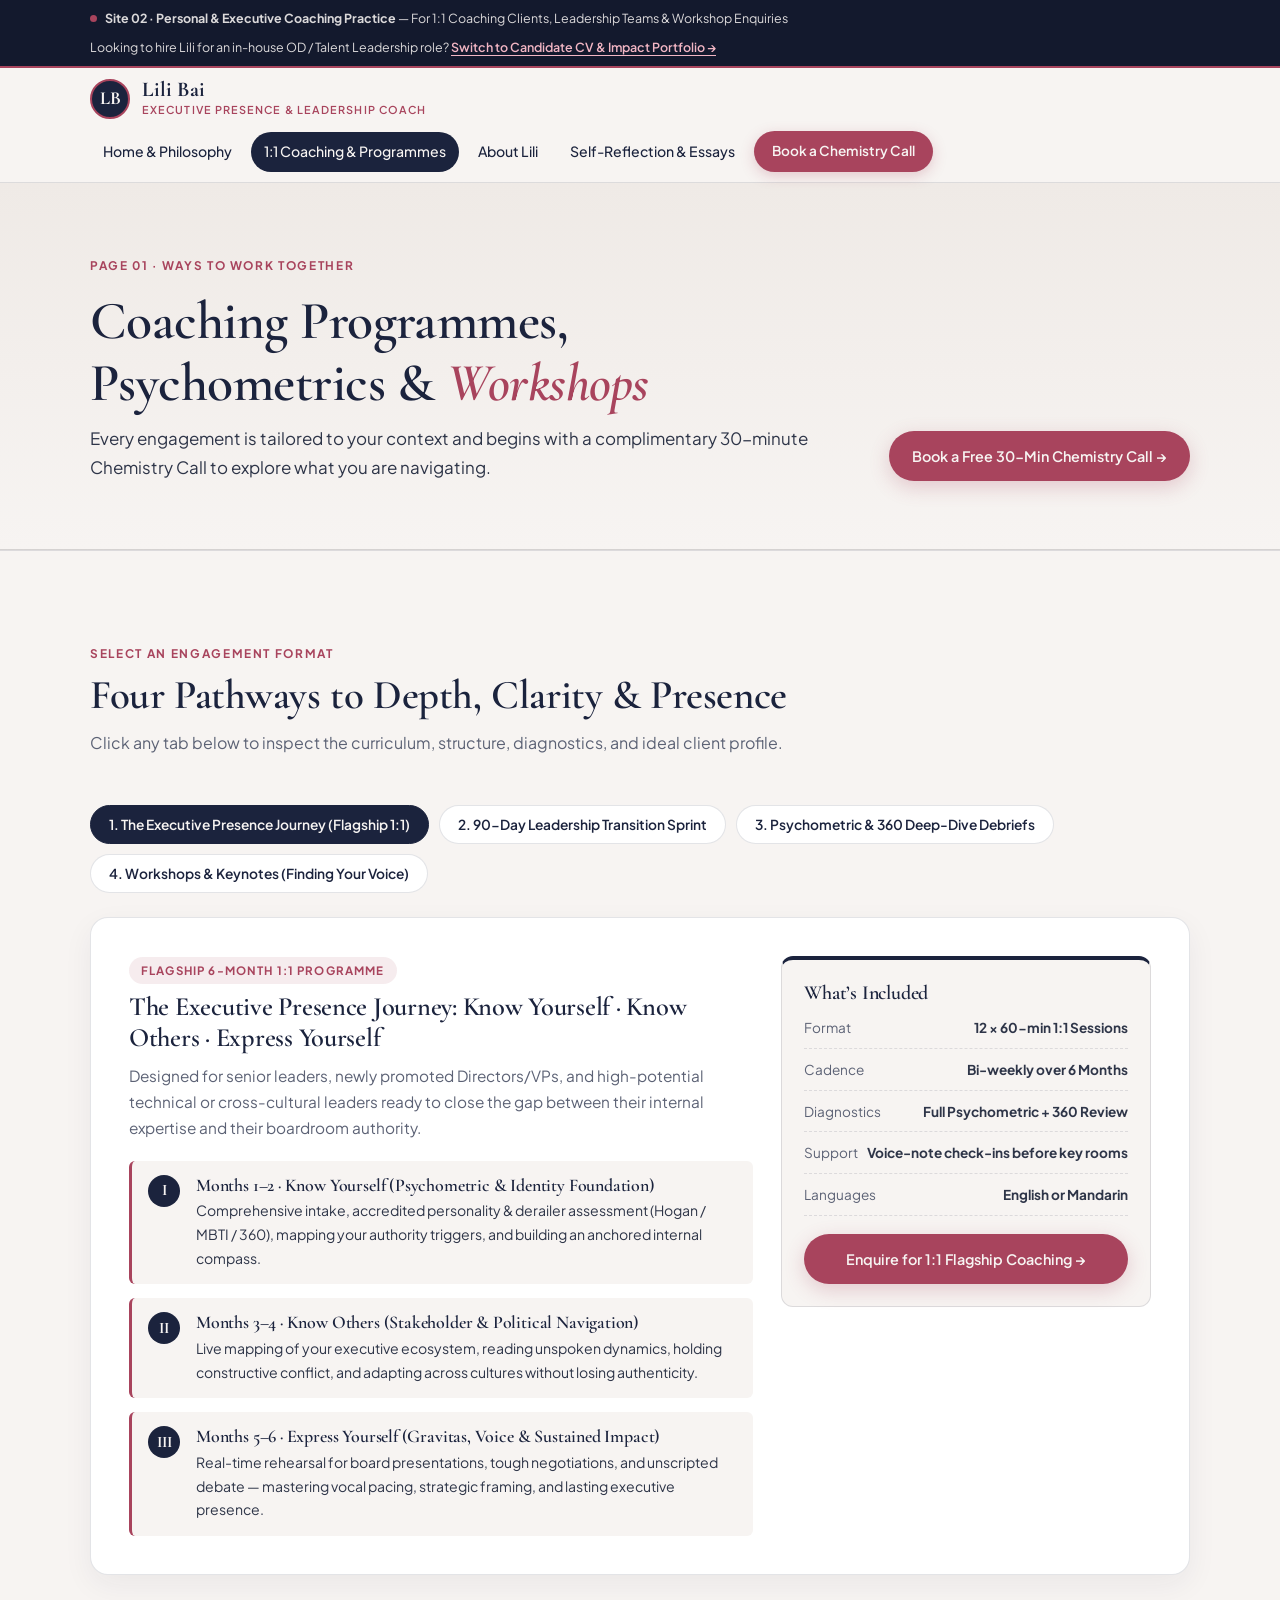
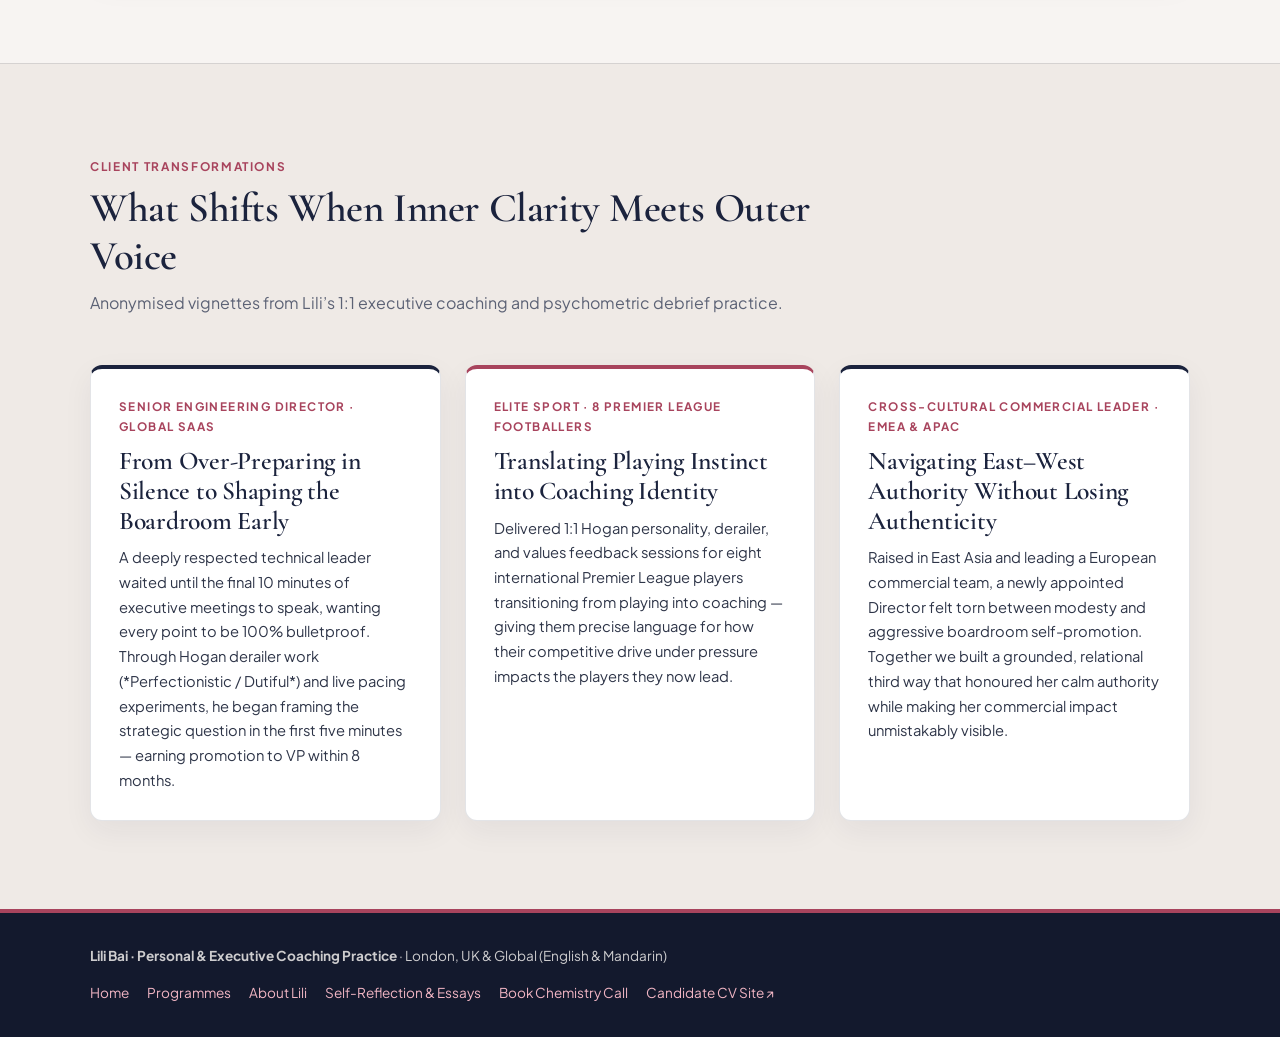
<file: programmes.html>
<!DOCTYPE html>
<html lang="en">
<head>
  <meta charset="UTF-8" />
  <meta name="viewport" content="width=device-width, initial-scale=1.0" />
  <title>1:1 Coaching Programmes, Psychometrics &amp; Workshops | Lili Bai Coaching</title>
  <meta name="description" content="Explore Lili Bai's 1:1 Executive Presence Journey, 90-Day Leadership Transition Coaching, Hogan/MBTI Psychometric Debriefs, and Finding Your Voice Workshops." />
  <link rel="icon" type="image/svg+xml" href="assets/favicon.svg" />
  <link rel="preconnect" href="https://fonts.googleapis.com" />
  <link rel="preconnect" href="https://fonts.gstatic.com" crossorigin />
  <link href="https://fonts.googleapis.com/css2?family=Cormorant+Garamond:ital,wght@0,500;0,600;0,700;1,400;1,600&amp;family=Plus+Jakarta+Sans:wght@400;500;600;700&amp;display=swap" rel="stylesheet" />
  <link rel="stylesheet" href="assets/coaching.css" />
</head>
<body>

  <div class="audience-banner">
    <div class="container audience-banner-inner">
      <div class="audience-tag">
        <span class="dot" aria-hidden="true"></span>
        <span><strong>Site 02 · Personal &amp; Executive Coaching Practice</strong> — For 1:1 Coaching Clients, Leadership Teams &amp; Workshop Enquiries</span>
      </div>
      <div>
        Looking to hire Lili for an in-house OD / Talent Leadership role?
        <a href="../01_CV_Portfolio_Site/index.html">Switch to Candidate CV &amp; Impact Portfolio →</a>
      </div>
    </div>
  </div>

  <header class="site-header">
    <div class="container nav-inner">
      <a href="index.html" class="brand">
        <span class="brand-monogram">LB</span>
        <span class="brand-text">
          <span class="brand-name">Lili Bai</span>
          <span class="brand-sub">Executive Presence &amp; Leadership Coach</span>
        </span>
      </a>
      <button type="button" class="mobile-menu-btn" aria-label="Toggle Menu" aria-expanded="false">Menu ☰</button>
      <nav class="nav-links" aria-label="Primary Navigation">
        <a href="index.html">Home &amp; Philosophy</a>
        <a href="programmes.html" class="active">1:1 Coaching &amp; Programmes</a>
        <a href="about.html">About Lili</a>
        <a href="essays.html">Self-Reflection &amp; Essays</a>
        <a href="contact.html" class="nav-cta">Book a Chemistry Call</a>
      </nav>
    </div>
  </header>

  <main>
    <!-- PAGE HERO -->
    <section class="page-hero">
      <div class="container page-hero-inner">
        <div class="page-hero-copy">
          <span class="section-kicker">Page 01 · Ways to Work Together</span>
          <h1>Coaching Programmes, Psychometrics &amp; <em>Workshops</em></h1>
          <p class="hero-lead" style="margin-bottom:0;">
            Every engagement is tailored to your context and begins with a complimentary 30-minute Chemistry Call to explore what you are navigating.
          </p>
        </div>
        <div>
          <a href="contact.html" class="btn btn-rose">Book a Free 30-Min Chemistry Call →</a>
        </div>
      </div>
    </section>

    <!-- ── INTERACTIVE COACHING PROGRAMMES ───────────────────────────── -->
    <section class="section">
      <div class="container">
        <div class="section-header">
          <span class="section-kicker">Select an Engagement Format</span>
          <h2>Four Pathways to Depth, Clarity &amp; Presence</h2>
          <p>Click any tab below to inspect the curriculum, structure, diagnostics, and ideal client profile.</p>
        </div>

        <div class="programme-tabs" role="tablist" aria-label="Coaching Programmes">
          <button type="button" class="prog-tab-btn active" role="tab" aria-selected="true" data-prog="flagship">1. The Executive Presence Journey (Flagship 1:1)</button>
          <button type="button" class="prog-tab-btn" role="tab" aria-selected="false" data-prog="transition">2. 90-Day Leadership Transition Sprint</button>
          <button type="button" class="prog-tab-btn" role="tab" aria-selected="false" data-prog="psychometrics">3. Psychometric &amp; 360 Deep-Dive Debriefs</button>
          <button type="button" class="prog-tab-btn" role="tab" aria-selected="false" data-prog="workshops">4. Workshops &amp; Keynotes (Finding Your Voice)</button>
        </div>

        <!-- Panel 1: Flagship -->
        <div id="prog-flagship" class="prog-panel active" role="tabpanel">
          <div class="prog-main">
            <span class="prog-badge">Flagship 6-Month 1:1 Programme</span>
            <h3>The Executive Presence Journey: Know Yourself · Know Others · Express Yourself</h3>
            <p class="prog-desc">
              Designed for senior leaders, newly promoted Directors/VPs, and high-potential technical or cross-cultural leaders ready to close the gap between their internal expertise and their boardroom authority.
            </p>
            <div class="prog-curriculum">
              <div class="curr-step">
                <div class="curr-step-num">I</div>
                <div>
                  <h4>Months 1–2 · Know Yourself (Psychometric &amp; Identity Foundation)</h4>
                  <p>Comprehensive intake, accredited personality &amp; derailer assessment (Hogan / MBTI / 360), mapping your authority triggers, and building an anchored internal compass.</p>
                </div>
              </div>
              <div class="curr-step">
                <div class="curr-step-num">II</div>
                <div>
                  <h4>Months 3–4 · Know Others (Stakeholder &amp; Political Navigation)</h4>
                  <p>Live mapping of your executive ecosystem, reading unspoken dynamics, holding constructive conflict, and adapting across cultures without losing authenticity.</p>
                </div>
              </div>
              <div class="curr-step">
                <div class="curr-step-num">III</div>
                <div>
                  <h4>Months 5–6 · Express Yourself (Gravitas, Voice &amp; Sustained Impact)</h4>
                  <p>Real-time rehearsal for board presentations, tough negotiations, and unscripted debate — mastering vocal pacing, strategic framing, and lasting executive presence.</p>
                </div>
              </div>
            </div>
          </div>
          <aside class="prog-sidebar">
            <h4>What’s Included</h4>
            <ul class="prog-meta-list">
              <li><span>Format</span><strong>12 × 60-min 1:1 Sessions</strong></li>
              <li><span>Cadence</span><strong>Bi-weekly over 6 Months</strong></li>
              <li><span>Diagnostics</span><strong>Full Psychometric + 360 Review</strong></li>
              <li><span>Support</span><strong>Voice-note check-ins before key rooms</strong></li>
              <li><span>Languages</span><strong>English or Mandarin</strong></li>
            </ul>
            <a href="contact.html" class="btn btn-rose" style="width:100%;">Enquire for 1:1 Flagship Coaching →</a>
          </aside>
        </div>

        <!-- Panel 2: Transition -->
        <div id="prog-transition" class="prog-panel" role="tabpanel">
          <div class="prog-main">
            <span class="prog-badge">Focused 3-Month 1:1 Sprint</span>
            <h3>First 90 Days &amp; Senior Leadership Transition Coaching</h3>
            <p class="prog-desc">
              For leaders stepping into a larger remit, navigating post-merger or scale-up complexity, or shifting from functional expert to enterprise-wide leader.
            </p>
            <div class="prog-curriculum">
              <div class="curr-step">
                <div class="curr-step-num">01</div>
                <div>
                  <h4>Clarify Mandate &amp; Early Credibility</h4>
                  <p>Decode expectations with your CEO, Board, or peers and establish early relational trust without falling into over-activity.</p>
                </div>
              </div>
              <div class="curr-step">
                <div class="curr-step-num">02</div>
                <div>
                  <h4>Shift from Operational Solver to Strategic Shaper</h4>
                  <p>Let go of legacy habits that served you at the previous level and build the delegation, rhythm, and presence your new scope demands.</p>
                </div>
              </div>
            </div>
          </div>
          <aside class="prog-sidebar">
            <h4>Sprint Overview</h4>
            <ul class="prog-meta-list">
              <li><span>Format</span><strong>6 × 60-min 1:1 Sessions</strong></li>
              <li><span>Duration</span><strong>3 Months (90-Day Arc)</strong></li>
              <li><span>Sponsor Alignment</span><strong>Optional triad check-in</strong></li>
              <li><span>Ideal For</span><strong>New Directors, VPs &amp; Founders</strong></li>
            </ul>
            <a href="contact.html" class="btn btn-rose" style="width:100%;">Discuss a 90-Day Transition Sprint →</a>
          </aside>
        </div>

        <!-- Panel 3: Psychometrics -->
        <div id="prog-psychometrics" class="prog-panel" role="tabpanel">
          <div class="prog-main">
            <span class="prog-badge">Accredited Psychological Assessment</span>
            <h3>Standalone Psychometric &amp; Leadership Identity Debrief</h3>
            <p class="prog-desc">
              An intensive, scientific mirror — the same rigorous debrief methodology Lili has delivered to C-suite executives, senior commercial leaders, and eight Premier League footballers transitioning into coaching.
            </p>
            <div class="prog-curriculum">
              <div class="curr-step">
                <div class="curr-step-num">A</div>
                <div>
                  <h4>Accredited Instruments Available</h4>
                  <p>Hogan Assessments (HPI Bright Side, HDS Derailers, MVPI Values), Myers-Briggs Type Indicator (MBTI), DiSC, Saville Wave, and bespoke 360° leadership diagnostics.</p>
                </div>
              </div>
              <div class="curr-step">
                <div class="curr-step-num">B</div>
                <div>
                  <h4>90-Minute Deep-Dive Debrief + Action Plan</h4>
                  <p>Move beyond static labels to understand your everyday strengths, your pressure derailers, and three concrete behavioural experiments for the next quarter.</p>
                </div>
              </div>
            </div>
          </div>
          <aside class="prog-sidebar">
            <h4>Debrief Package</h4>
            <ul class="prog-meta-list">
              <li><span>Qualifications</span><strong>BPS RQTU · Hogan · MBTI · DiSC</strong></li>
              <li><span>Sessions</span><strong>1 × 90-min Debrief + 1 × 60-min Follow-up</strong></li>
              <li><span>Deliverable</span><strong>Personal Leadership Blueprint</strong></li>
            </ul>
            <a href="contact.html" class="btn btn-rose" style="width:100%;">Book a Psychometric Debrief →</a>
          </aside>
        </div>

        <!-- Panel 4: Workshops -->
        <div id="prog-workshops" class="prog-panel" role="tabpanel">
          <div class="prog-main">
            <span class="prog-badge">Keynotes, Lunch &amp; Learns &amp; Offsites</span>
            <h3>Signature Workshops: “Finding Your Voice at Work” &amp; “Connect &amp; Clarity”</h3>
            <p class="prog-desc">
              High-trust, psychologically grounded group sessions for leadership offsites, International Women’s Day, ERGs, and cross-functional teams who want deeper human connection and candid dialogue.
            </p>
            <div class="prog-curriculum">
              <div class="curr-step">
                <div class="curr-step-num">01</div>
                <div>
                  <h4>Finding Your Voice at Work</h4>
                  <p>Why capable professionals hold back, how authority and cultural scripts shape our speaking habits, and practical tools to claim space with authenticity.</p>
                </div>
              </div>
              <div class="curr-step">
                <div class="curr-step-num">02</div>
                <div>
                  <h4>Connect &amp; Clarity: Building Human Connection &amp; Focus</h4>
                  <p>Moving beyond transactional “How are you?” check-ins to build psychological safety, deep listening, and intentional team rhythm.</p>
                </div>
              </div>
            </div>
          </div>
          <aside class="prog-sidebar">
            <h4>Group Formats</h4>
            <ul class="prog-meta-list">
              <li><span>Formats</span><strong>60-min Keynote · Half-Day · Full-Day</strong></li>
              <li><span>Track Record</span><strong>4.85 / 5.00 Facilitator Score</strong></li>
              <li><span>Delivery</span><strong>In-Person (London/Global) or Virtual</strong></li>
            </ul>
            <a href="contact.html" class="btn btn-rose" style="width:100%;">Enquire About a Team Workshop →</a>
          </aside>
        </div>
      </div>
    </section>

    <!-- ── CLIENT COACHING STORIES (REAL SHIFTS) ─────────────────────── -->
    <section class="section section-alt">
      <div class="container">
        <div class="section-header">
          <span class="section-kicker">Client Transformations</span>
          <h2>What Shifts When Inner Clarity Meets Outer Voice</h2>
          <p>Anonymised vignettes from Lili’s 1:1 executive coaching and psychometric debrief practice.</p>
        </div>

        <div class="pillars-grid">
          <article class="pillar-card">
            <span class="pillar-stage">Senior Engineering Director · Global SaaS</span>
            <h3>From Over-Preparing in Silence to Shaping the Boardroom Early</h3>
            <p>
              A deeply respected technical leader waited until the final 10 minutes of executive meetings to speak, wanting every point to be 100% bulletproof. Through Hogan derailer work (*Perfectionistic / Dutiful*) and live pacing experiments, he began framing the strategic question in the first five minutes — earning promotion to VP within 8 months.
            </p>
          </article>

          <article class="pillar-card">
            <span class="pillar-stage">Elite Sport · 8 Premier League Footballers</span>
            <h3>Translating Playing Instinct into Coaching Identity</h3>
            <p>
              Delivered 1:1 Hogan personality, derailer, and values feedback sessions for eight international Premier League players transitioning from playing into coaching — giving them precise language for how their competitive drive under pressure impacts the players they now lead.
            </p>
          </article>

          <article class="pillar-card">
            <span class="pillar-stage">Cross-Cultural Commercial Leader · EMEA &amp; APAC</span>
            <h3>Navigating East–West Authority Without Losing Authenticity</h3>
            <p>
              Raised in East Asia and leading a European commercial team, a newly appointed Director felt torn between modesty and aggressive boardroom self-promotion. Together we built a grounded, relational third way that honoured her calm authority while making her commercial impact unmistakably visible.
            </p>
          </article>
        </div>
      </div>
    </section>
  </main>

  <footer class="site-footer">
    <div class="container footer-inner">
      <div>
        <strong>Lili Bai · Personal &amp; Executive Coaching Practice</strong> · London, UK &amp; Global (English &amp; Mandarin)
      </div>
      <div class="footer-links">
        <a href="index.html">Home</a>
        <a href="programmes.html">Programmes</a>
        <a href="about.html">About Lili</a>
        <a href="essays.html">Self-Reflection &amp; Essays</a>
        <a href="contact.html">Book Chemistry Call</a>
        <a href="../01_CV_Portfolio_Site/index.html">Candidate CV Site ↗</a>
      </div>
    </div>
  </footer>

  <script src="assets/coaching.js"></script>
</body>
</html>
</file>
<file: assets/coaching.css>
/* ==========================================================================
   SITE 2: LILI BAI — PERSONAL & EXECUTIVE COACHING WEBSITE (Multi-Page)
   Colour Palette:
   - Dark Tyrian Blue: #1B233D
   - Old Rose:         #A8445D
   - Warm White:       #F7F4F2
   Zoom-safe & responsive at 100%–200% browser zoom
   ========================================================================== */

:root {
  --tyrian: #1B233D;
  --tyrian-deep: #13192D;
  --tyrian-soft: #263154;
  --rose: #A8445D;
  --rose-light: #C4667D;
  --rose-tint: rgba(168, 68, 93, 0.10);
  --rose-border: rgba(168, 68, 93, 0.28);
  --warm-white: #F7F4F2;
  --warm-card: #FFFFFF;
  --warm-sand: #EFEAE6;
  --text-main: #1B233D;
  --text-body: #2E3548;
  --text-muted: #5C6275;
  --border-subtle: rgba(27, 35, 61, 0.12);
  --shadow-soft: 0 10px 30px rgba(27, 35, 61, 0.06);
  --shadow-hover: 0 18px 42px rgba(27, 35, 61, 0.12);
  --font-serif: 'Cormorant Garamond', Georgia, 'Times New Roman', serif;
  --font-sans: 'Plus Jakarta Sans', -apple-system, BlinkMacSystemFont, 'Segoe UI', Roboto, sans-serif;
  --max-w: 1180px;
  --gutter: clamp(16px, 3.5vw, 40px);
  --radius-sm: 6px;
  --radius-md: 12px;
  --radius-lg: 18px;
}

*, *::before, *::after { box-sizing: border-box; margin: 0; padding: 0; }
html {
  scroll-behavior: smooth;
  scroll-padding-top: 88px;
  -webkit-text-size-adjust: 100%;
  overflow-x: hidden;
}
body {
  background-color: var(--warm-white);
  color: var(--text-body);
  font-family: var(--font-sans);
  font-size: 16px;
  line-height: 1.68;
  -webkit-font-smoothing: antialiased;
  overflow-x: hidden;
  min-height: 100vh;
  display: flex;
  flex-direction: column;
}
main { flex: 1; }
img { max-width: 100%; display: block; }
a { color: inherit; text-decoration: none; transition: color 0.2s ease, opacity 0.2s ease; }

/* Prevent grid/flex children from overflowing columns at any zoom level */
.hero-grid > *, .pillars-grid > *, .about-grid > *, .essays-grid > *,
.contact-card > *, .prog-panel > *, .portrait-stats > *, .quiz-score-bars > *,
.doors-grid > *, .stories-grid > *, .faq-grid > * {
  min-width: 0;
}

.container {
  max-width: var(--max-w);
  margin: 0 auto;
  padding: 0 var(--gutter);
  width: 100%;
}

/* Typography */
h1, h2, h3, h4, .serif {
  font-family: var(--font-serif);
  color: var(--tyrian);
  font-weight: 600;
  line-height: 1.16;
  letter-spacing: -0.01em;
  overflow-wrap: break-word;
}

/* ── Top Audience Switcher Banner ──────────────────────────────────────── */
.audience-banner {
  background-color: var(--tyrian-deep);
  color: rgba(247, 244, 242, 0.88);
  font-size: 0.78rem;
  padding: 8px 0;
  border-bottom: 2px solid var(--rose);
}
.audience-banner-inner {
  display: flex;
  justify-content: space-between;
  align-items: center;
  flex-wrap: wrap;
  gap: 8px 16px;
}
.audience-tag {
  display: inline-flex;
  align-items: center;
  gap: 8px;
}
.audience-tag .dot {
  width: 7px;
  height: 7px;
  border-radius: 50%;
  background-color: var(--rose);
  flex-shrink: 0;
}
.audience-banner a {
  color: #F2B6C4;
  font-weight: 600;
  text-decoration: underline;
  text-underline-offset: 3px;
}
.audience-banner a:hover { color: #FFFFFF; }

/* ── Sticky Navigation (Zoom-Safe) ─────────────────────────────────────── */
.site-header {
  position: sticky;
  top: 0;
  z-index: 100;
  background: rgba(247, 244, 242, 0.96);
  backdrop-filter: blur(12px);
  border-bottom: 1px solid var(--border-subtle);
}
.nav-inner {
  display: flex;
  align-items: center;
  justify-content: space-between;
  min-height: 70px;
  padding-block: 10px;
  gap: 12px 20px;
  flex-wrap: wrap;
}
.brand {
  display: flex;
  align-items: center;
  gap: 12px;
}
.brand-monogram {
  width: 40px;
  height: 40px;
  border-radius: 50%;
  background: var(--tyrian);
  color: var(--warm-white);
  font-family: var(--font-serif);
  font-size: 1.15rem;
  font-weight: 700;
  display: flex;
  align-items: center;
  justify-content: center;
  border: 2px solid var(--rose);
  flex-shrink: 0;
}
.brand-text { display: flex; flex-direction: column; }
.brand-name {
  font-family: var(--font-serif);
  font-size: 1.32rem;
  font-weight: 700;
  color: var(--tyrian);
  line-height: 1.1;
}
.brand-sub {
  font-size: 0.68rem;
  text-transform: uppercase;
  letter-spacing: 0.1em;
  color: var(--rose);
  font-weight: 600;
}
.nav-links {
  display: flex;
  align-items: center;
  gap: 6px;
  flex-wrap: wrap;
}
.nav-links a:not(.nav-cta) {
  font-size: 0.88rem;
  font-weight: 500;
  color: var(--text-main);
  padding: 8px 13px;
  border-radius: 999px;
  transition: background 0.15s, color 0.15s;
  white-space: nowrap;
}
.nav-links a:not(.nav-cta):hover {
  background: var(--rose-tint);
  color: var(--rose);
}
.nav-links a:not(.nav-cta).active {
  background: var(--tyrian);
  color: var(--warm-white);
}
.nav-cta {
  background: var(--rose);
  color: var(--warm-white) !important;
  padding: 9px 18px;
  border-radius: 999px;
  font-weight: 600 !important;
  font-size: 0.85rem;
  box-shadow: 0 4px 14px rgba(168, 68, 93, 0.25);
  white-space: nowrap;
}
.nav-cta:hover {
  background: var(--tyrian);
  transform: translateY(-1px);
}
.mobile-menu-btn {
  display: none;
  background: var(--warm-card);
  border: 1px solid var(--border-subtle);
  border-radius: 999px;
  padding: 7px 14px;
  color: var(--tyrian);
  font-size: 0.88rem;
  font-weight: 600;
  cursor: pointer;
}
@media (max-width: 980px) {
  .mobile-menu-btn { display: inline-block; }
  .nav-links {
    display: none;
    width: 100%;
    flex-direction: column;
    align-items: flex-start;
    padding: 12px 0 8px;
    border-top: 1px solid var(--border-subtle);
    gap: 6px;
  }
  .nav-links.open { display: flex; }
}

/* ── Buttons ───────────────────────────────────────────────────────────── */
.btn {
  display: inline-flex;
  align-items: center;
  justify-content: center;
  gap: 8px;
  padding: 12px 22px;
  border-radius: 999px;
  font-size: 0.9rem;
  font-weight: 600;
  cursor: pointer;
  transition: all 0.2s ease;
  border: 1.5px solid transparent;
  text-align: center;
}
.btn-primary {
  background: var(--tyrian);
  color: var(--warm-white);
}
.btn-primary:hover {
  background: var(--rose);
  transform: translateY(-1px);
}
.btn-rose {
  background: var(--rose);
  color: var(--warm-white);
  box-shadow: 0 6px 20px rgba(168, 68, 93, 0.24);
}
.btn-rose:hover {
  background: var(--tyrian);
  transform: translateY(-1px);
}
.btn-outline {
  background: var(--warm-card);
  color: var(--tyrian);
  border-color: rgba(27, 35, 61, 0.28);
}
.btn-outline:hover {
  border-color: var(--rose);
  color: var(--rose);
  background: var(--rose-tint);
}
.btn-sm { padding: 7px 14px; font-size: 0.8rem; }

/* ── Page Hero & Section Wrappers ──────────────────────────────────────── */
.page-hero {
  background: linear-gradient(180deg, var(--warm-sand) 0%, var(--warm-white) 100%);
  padding: clamp(40px, 5.5vw, 68px) 0;
  border-bottom: 1px solid var(--border-subtle);
}
.page-hero-inner {
  display: flex;
  flex-wrap: wrap;
  justify-content: space-between;
  align-items: flex-end;
  gap: 24px;
}
.page-hero-copy { max-width: 740px; }
.page-hero-copy h1 { font-size: clamp(2.2rem, 4.2vw, 3.35rem); margin-top: 6px; margin-bottom: 10px; }
.page-hero-copy h1 em { color: var(--rose); font-style: italic; }

.section { padding: clamp(52px, 7vw, 88px) 0; border-top: 1px solid var(--border-subtle); }
.section-alt { background-color: var(--warm-sand); }
.section-header {
  max-width: 720px;
  margin-bottom: clamp(32px, 4.5vw, 48px);
}
.section-kicker {
  display: inline-block;
  font-size: 0.74rem;
  font-weight: 700;
  text-transform: uppercase;
  letter-spacing: 0.14em;
  color: var(--rose);
  margin-bottom: 8px;
}
.section-header h2 {
  font-size: clamp(1.85rem, 3.2vw, 2.65rem);
  margin-bottom: 10px;
}
.section-header p {
  font-size: 1rem;
  color: var(--text-muted);
}

/* ── Hero & Dedicated Profile Photo Card of Lili Bai ───────────────────── */
.hero {
  padding: clamp(44px, 6vw, 76px) 0;
}
.hero-grid {
  display: grid;
  grid-template-columns: minmax(0, 1.25fr) minmax(300px, 0.92fr);
  gap: clamp(28px, 4.5vw, 56px);
  align-items: start;
}
@media (max-width: 960px) {
  .hero-grid { grid-template-columns: 1fr; }
}
.hero-eyebrow {
  display: inline-flex;
  align-items: center;
  gap: 10px;
  background: var(--rose-tint);
  border: 1px solid var(--rose-border);
  color: var(--rose);
  padding: 6px 14px;
  border-radius: 999px;
  font-size: 0.76rem;
  font-weight: 700;
  letter-spacing: 0.08em;
  text-transform: uppercase;
  margin-bottom: 16px;
}
.hero h1 {
  font-size: clamp(2.35rem, 4.4vw, 3.65rem);
  margin-bottom: 16px;
  color: var(--tyrian);
}
.hero h1 em {
  color: var(--rose);
  font-style: italic;
}
.hero-lead {
  font-size: 1.06rem;
  color: var(--text-body);
  margin-bottom: 18px;
  max-width: 60ch;
}
.hero-question-box {
  background: var(--warm-card);
  border-left: 4px solid var(--rose);
  padding: 16px 20px;
  border-radius: 0 var(--radius-md) var(--radius-md) 0;
  box-shadow: var(--shadow-soft);
  margin-bottom: 24px;
  font-family: var(--font-serif);
  font-size: 1.22rem;
  font-style: italic;
  color: var(--tyrian);
}
.hero-actions {
  display: flex;
  flex-wrap: wrap;
  gap: 12px;
  align-items: center;
}

/* Dedicated Portrait Photo Card (Hero & About Page) */
.hero-portrait-card {
  background: var(--tyrian);
  color: var(--warm-white);
  border-radius: var(--radius-lg);
  padding: clamp(22px, 3.2vw, 32px);
  box-shadow: var(--shadow-hover);
  border-top: 5px solid var(--rose);
  display: grid;
  gap: 18px;
}
.portrait-photo-area {
  display: flex;
  align-items: center;
  gap: 18px;
  padding-bottom: 16px;
  border-bottom: 1px solid rgba(247, 244, 242, 0.14);
}
.portrait-frame {
  position: relative;
  width: 96px;
  height: 96px;
  border-radius: 50%;
  padding: 3px;
  background: linear-gradient(135deg, var(--rose), #F0B8C5);
  flex-shrink: 0;
  box-shadow: 0 8px 22px rgba(0, 0, 0, 0.28);
}
.portrait-frame img {
  width: 100%;
  height: 100%;
  border-radius: 50%;
  object-fit: cover;
  background: var(--tyrian-soft);
}
.portrait-frame.large {
  width: 156px;
  height: 156px;
}
.portrait-title h2 {
  color: var(--warm-white);
  font-size: 1.55rem;
  margin-bottom: 4px;
}
.portrait-title p {
  font-size: 0.82rem;
  color: rgba(247, 244, 242, 0.78);
  line-height: 1.4;
}
.photo-upload-label {
  display: inline-flex;
  align-items: center;
  gap: 6px;
  margin-top: 8px;
  font-size: 0.73rem;
  font-weight: 600;
  color: #F2B6C4;
  background: rgba(168, 68, 93, 0.24);
  border: 1px dashed rgba(242, 182, 196, 0.5);
  padding: 4px 10px;
  border-radius: 999px;
  cursor: pointer;
  transition: background 0.15s;
}
.photo-upload-label:hover {
  background: rgba(168, 68, 93, 0.42);
  color: #FFFFFF;
}
.portrait-quote {
  font-family: var(--font-serif);
  font-size: 1.14rem;
  font-style: italic;
  color: #F4DCE2;
  line-height: 1.48;
  border-left: 2px solid var(--rose);
  padding-left: 14px;
}
.credential-badges {
  display: flex;
  flex-wrap: wrap;
  gap: 6px;
}
.cred-badge {
  font-size: 0.74rem;
  font-weight: 600;
  background: rgba(247, 244, 242, 0.08);
  border: 1px solid rgba(247, 244, 242, 0.18);
  color: var(--warm-white);
  padding: 5px 11px;
  border-radius: 999px;
}
.portrait-stats {
  display: grid;
  grid-template-columns: repeat(auto-fit, minmax(105px, 1fr));
  gap: 10px;
  padding-top: 6px;
}
.p-stat {
  background: rgba(247, 244, 242, 0.06);
  border: 1px solid rgba(247, 244, 242, 0.12);
  border-radius: var(--radius-sm);
  padding: 10px 12px;
}
.p-stat strong {
  display: block;
  font-family: var(--font-serif);
  font-size: 1.45rem;
  color: #F2B6C4;
  line-height: 1.1;
}
.p-stat span {
  font-size: 0.74rem;
  color: rgba(247, 244, 242, 0.75);
}

/* ── Classical Wisdom & Trust Sequence Strip ───────────────────────────── */
.philosophy-strip {
  background: var(--tyrian);
  color: var(--warm-white);
  padding: 20px 0;
  border-block: 3px solid var(--rose);
}
.philosophy-strip-inner {
  display: flex;
  justify-content: space-between;
  align-items: center;
  flex-wrap: wrap;
  gap: 14px 24px;
}
.chinese-maxim {
  display: flex;
  align-items: center;
  flex-wrap: wrap;
  gap: 12px;
  font-size: 0.9rem;
}
.chinese-maxim .cn {
  font-family: var(--font-serif);
  font-size: 1.25rem;
  color: #F2B6C4;
  font-weight: 600;
  letter-spacing: 0.06em;
}
.aristotle-flow {
  display: flex;
  align-items: center;
  flex-wrap: wrap;
  gap: 8px;
  font-size: 0.82rem;
  color: rgba(247, 244, 242, 0.85);
}
.aristotle-flow .arrow { color: #F2B6C4; font-weight: 700; }

/* ── 3-Pillar Architecture Cards ───────────────────────────────────────── */
.pillars-grid {
  display: grid;
  grid-template-columns: repeat(auto-fit, minmax(280px, 1fr));
  gap: 24px;
}
.pillar-card {
  background: var(--warm-card);
  border: 1px solid var(--border-subtle);
  border-top: 4px solid var(--tyrian);
  border-radius: var(--radius-md);
  padding: 28px;
  box-shadow: var(--shadow-soft);
  display: flex;
  flex-direction: column;
  gap: 10px;
}
.pillar-card:nth-child(2) { border-top-color: var(--rose); }
.pillar-num {
  font-family: var(--font-serif);
  font-size: 2rem;
  font-weight: 700;
  color: rgba(168, 68, 93, 0.35);
  line-height: 1;
}
.pillar-stage {
  font-size: 0.73rem;
  font-weight: 700;
  text-transform: uppercase;
  letter-spacing: 0.12em;
  color: var(--rose);
}
.pillar-card h3 { font-size: 1.6rem; }
.pillar-sub {
  font-family: var(--font-serif);
  font-style: italic;
  font-size: 1.05rem;
  color: var(--text-muted);
}
.pillar-card p { font-size: 0.92rem; color: var(--text-body); }
.pillar-outcomes {
  list-style: none;
  margin-top: auto;
  padding-top: 12px;
  border-top: 1px solid var(--border-subtle);
  display: grid;
  gap: 6px;
}
.pillar-outcomes li {
  font-size: 0.85rem;
  padding-left: 18px;
  position: relative;
}
.pillar-outcomes li::before {
  content: "•";
  position: absolute;
  left: 4px;
  color: var(--rose);
  font-weight: 700;
}

/* ── Multi-Page Directory Doors ────────────────────────────────────────── */
.doors-grid {
  display: grid;
  grid-template-columns: repeat(auto-fit, minmax(250px, 1fr));
  gap: 22px;
}
.door-card {
  background: var(--warm-card);
  border: 1px solid var(--border-subtle);
  border-top: 4px solid var(--rose);
  border-radius: var(--radius-md);
  padding: 26px;
  box-shadow: var(--shadow-soft);
  display: flex;
  flex-direction: column;
  gap: 10px;
  transition: transform 0.18s ease, box-shadow 0.18s ease;
}
.door-card:nth-child(even) { border-top-color: var(--tyrian); }
.door-card:hover { transform: translateY(-3px); box-shadow: var(--shadow-hover); }
.door-card h3 { font-size: 1.42rem; }
.door-card p { font-size: 0.9rem; color: var(--text-muted); }
.door-cta { margin-top: auto; padding-top: 10px; font-size: 0.86rem; font-weight: 600; color: var(--rose); }

/* ── Interactive Presence Self-Reflection Quiz ─────────────────────────── */
.quiz-wrapper { display: grid; gap: 24px; }
.quiz-questions {
  display: grid;
  grid-template-columns: repeat(auto-fit, minmax(310px, 1fr));
  gap: 18px;
}
.quiz-q-card {
  background: var(--warm-card);
  border: 1px solid var(--border-subtle);
  border-radius: var(--radius-md);
  padding: 22px;
  box-shadow: var(--shadow-soft);
  display: grid;
  gap: 12px;
  align-content: start;
}
.quiz-q-pillar {
  font-size: 0.72rem;
  font-weight: 700;
  text-transform: uppercase;
  letter-spacing: 0.1em;
  color: var(--rose);
}
.quiz-q-title {
  font-family: var(--font-serif);
  font-size: 1.2rem;
  font-weight: 600;
  color: var(--tyrian);
}
.quiz-options { display: grid; gap: 8px; }
.quiz-opt-btn {
  display: flex;
  align-items: flex-start;
  gap: 10px;
  text-align: left;
  background: var(--warm-white);
  border: 1px solid var(--border-subtle);
  border-radius: var(--radius-sm);
  padding: 10px 12px;
  font-family: var(--font-sans);
  font-size: 0.85rem;
  color: var(--text-body);
  cursor: pointer;
  transition: all 0.15s;
}
.quiz-opt-btn:hover { border-color: var(--rose); }
.quiz-opt-btn.selected {
  background: var(--rose-tint);
  border-color: var(--rose);
  color: var(--tyrian);
  font-weight: 500;
}
.quiz-opt-radio {
  width: 14px;
  height: 14px;
  border-radius: 50%;
  border: 2px solid var(--rose);
  margin-top: 3px;
  flex-shrink: 0;
}
.quiz-opt-btn.selected .quiz-opt-radio { background: var(--rose); }

.quiz-result-box {
  background: var(--tyrian);
  color: var(--warm-white);
  border-radius: var(--radius-md);
  padding: 28px;
  border-left: 5px solid var(--rose);
  box-shadow: var(--shadow-hover);
}
.quiz-result-label {
  display: inline-block;
  font-size: 0.74rem;
  font-weight: 700;
  text-transform: uppercase;
  letter-spacing: 0.12em;
  color: #F2B6C4;
  margin-bottom: 6px;
}
.quiz-result-box h4 { color: var(--warm-white); font-size: 1.45rem; margin-bottom: 8px; }
.quiz-result-box p { font-size: 0.94rem; color: rgba(247, 244, 242, 0.88); }
.quiz-score-bars {
  display: grid;
  grid-template-columns: repeat(auto-fit, minmax(200px, 1fr));
  gap: 14px;
  margin-top: 16px;
}
.quiz-score-head {
  display: flex;
  justify-content: space-between;
  font-size: 0.8rem;
  font-weight: 600;
  margin-bottom: 4px;
}
.quiz-score-track {
  height: 8px;
  background: rgba(255, 255, 255, 0.15);
  border-radius: 4px;
  overflow: hidden;
}
.quiz-score-fill { height: 100%; background: var(--rose); border-radius: 4px; }

/* ── Coaching Programme Tabs & Panels ──────────────────────────────────── */
.programme-tabs {
  display: flex;
  flex-wrap: wrap;
  gap: 10px;
  margin-bottom: 24px;
}
.prog-tab-btn {
  background: var(--warm-card);
  border: 1px solid var(--border-subtle);
  border-radius: 999px;
  padding: 10px 18px;
  font-family: var(--font-sans);
  font-size: 0.86rem;
  font-weight: 600;
  color: var(--tyrian);
  cursor: pointer;
  transition: all 0.15s;
}
.prog-tab-btn:hover { border-color: var(--rose); color: var(--rose); }
.prog-tab-btn.active {
  background: var(--tyrian);
  border-color: var(--tyrian);
  color: var(--warm-white);
}
.prog-panel {
  display: none;
  grid-template-columns: minmax(0, 1.35fr) minmax(260px, 0.8fr);
  gap: 28px;
  background: var(--warm-card);
  border: 1px solid var(--border-subtle);
  border-radius: var(--radius-lg);
  padding: clamp(22px, 3.5vw, 38px);
  box-shadow: var(--shadow-soft);
  align-items: start;
}
.prog-panel.active { display: grid; }
@media (max-width: 900px) {
  .prog-panel.active { grid-template-columns: 1fr; }
}
.prog-badge {
  display: inline-block;
  font-size: 0.72rem;
  font-weight: 700;
  text-transform: uppercase;
  letter-spacing: 0.1em;
  color: var(--rose);
  background: var(--rose-tint);
  padding: 4px 12px;
  border-radius: 999px;
  margin-bottom: 8px;
}
.prog-main h3 { font-size: 1.65rem; margin-bottom: 10px; }
.prog-desc { font-size: 0.96rem; color: var(--text-muted); margin-bottom: 20px; }
.prog-curriculum { display: grid; gap: 14px; }
.curr-step {
  display: grid;
  grid-template-columns: 36px minmax(0, 1fr);
  gap: 12px;
  padding: 14px 16px;
  background: var(--warm-white);
  border-radius: var(--radius-sm);
  border-left: 3px solid var(--rose);
}
.curr-step-num {
  width: 32px;
  height: 32px;
  border-radius: 50%;
  background: var(--tyrian);
  color: var(--warm-white);
  font-family: var(--font-serif);
  font-weight: 700;
  display: flex;
  align-items: center;
  justify-content: center;
}
.curr-step h4 { font-size: 1.12rem; margin-bottom: 4px; }
.curr-step p { font-size: 0.88rem; color: var(--text-body); }
.prog-sidebar {
  background: var(--warm-white);
  border: 1px solid var(--border-subtle);
  border-top: 4px solid var(--tyrian);
  border-radius: var(--radius-md);
  padding: 22px;
}
.prog-sidebar h4 { font-size: 1.25rem; margin-bottom: 12px; }
.prog-meta-list { list-style: none; margin-bottom: 18px; display: grid; gap: 10px; }
.prog-meta-list li {
  display: flex;
  justify-content: space-between;
  flex-wrap: wrap;
  gap: 6px;
  font-size: 0.85rem;
  padding-bottom: 8px;
  border-bottom: 1px dashed var(--border-subtle);
}
.prog-meta-list li span { color: var(--text-muted); }

/* ── About Lili, Editorial Portrait Showcase & 5 Proof Points ──────────── */
.about-grid {
  display: grid;
  grid-template-columns: minmax(0, 1.1fr) minmax(0, 1fr);
  gap: clamp(28px, 4.5vw, 52px);
  align-items: start;
}
@media (max-width: 920px) {
  .about-grid { grid-template-columns: 1fr; }
}
.about-story { display: grid; gap: 14px; }
.lead-quote {
  font-family: var(--font-serif);
  font-size: 1.32rem;
  font-style: italic;
  color: var(--rose);
  border-left: 3px solid var(--rose);
  padding-left: 16px;
}
.editorial-portrait-box {
  background: var(--warm-card);
  border: 1px solid var(--border-subtle);
  border-top: 4px solid var(--rose);
  border-radius: var(--radius-md);
  padding: 24px;
  box-shadow: var(--shadow-soft);
  display: flex;
  align-items: center;
  gap: 22px;
  flex-wrap: wrap;
  margin-bottom: 16px;
}
.proof-points-stack { display: grid; gap: 14px; }
.proof-point-item {
  background: var(--warm-card);
  border: 1px solid var(--border-subtle);
  border-radius: var(--radius-md);
  padding: 18px 20px;
  box-shadow: var(--shadow-soft);
  display: grid;
  grid-template-columns: 54px minmax(0, 1fr);
  gap: 14px;
  align-items: start;
}
.proof-num {
  background: var(--tyrian);
  color: #F2B6C4;
  font-family: var(--font-serif);
  font-size: 1.15rem;
  font-weight: 700;
  height: 44px;
  border-radius: var(--radius-sm);
  display: flex;
  align-items: center;
  justify-content: center;
}
.proof-point-item h4 { font-size: 1.12rem; margin-bottom: 4px; }
.proof-point-item p { font-size: 0.86rem; color: var(--text-muted); }

/* ── Essays, Community Banner & Contact Form ───────────────────────────── */
.essays-grid {
  display: grid;
  grid-template-columns: repeat(auto-fit, minmax(265px, 1fr));
  gap: 20px;
}
.essay-card {
  background: var(--warm-card);
  border: 1px solid var(--border-subtle);
  border-top: 3px solid var(--tyrian);
  border-radius: var(--radius-md);
  padding: 24px;
  box-shadow: var(--shadow-soft);
  display: flex;
  flex-direction: column;
  gap: 10px;
  cursor: pointer;
  transition: transform 0.18s, border-color 0.18s;
}
.essay-card:hover { transform: translateY(-3px); border-color: var(--rose); }
.essay-tag { font-size: 0.72rem; font-weight: 700; text-transform: uppercase; letter-spacing: 0.1em; color: var(--rose); }
.essay-card h3 { font-size: 1.32rem; }
.essay-card p { font-size: 0.88rem; color: var(--text-muted); }
.essay-footer {
  margin-top: auto;
  padding-top: 10px;
  border-top: 1px solid var(--border-subtle);
  display: flex;
  justify-content: space-between;
  font-size: 0.8rem;
  color: var(--text-muted);
}
.read-link { font-weight: 600; color: var(--rose); }

.community-banner {
  margin-top: 36px;
  background: var(--tyrian);
  color: var(--warm-white);
  border-radius: var(--radius-lg);
  padding: clamp(24px, 3.5vw, 36px);
  border-left: 5px solid var(--rose);
  display: flex;
  justify-content: space-between;
  align-items: center;
  flex-wrap: wrap;
  gap: 20px;
}
.community-badge { font-size: 0.72rem; font-weight: 700; text-transform: uppercase; letter-spacing: 0.12em; color: #F2B6C4; }
.community-banner h3 { color: var(--warm-white); font-size: 1.55rem; margin: 4px 0 6px; }
.community-banner p { max-width: 62ch; font-size: 0.92rem; color: rgba(247, 244, 242, 0.85); }

.contact-card {
  background: var(--tyrian);
  color: var(--warm-white);
  border-radius: var(--radius-lg);
  padding: clamp(24px, 4vw, 44px);
  display: grid;
  grid-template-columns: minmax(0, 1.05fr) minmax(0, 1fr);
  gap: clamp(24px, 4vw, 44px);
  align-items: start;
}
@media (max-width: 900px) {
  .contact-card { grid-template-columns: 1fr; }
}
.contact-card h2 { color: var(--warm-white); font-size: clamp(1.8rem, 3vw, 2.4rem); margin-bottom: 12px; }
.contact-card p { color: rgba(247, 244, 242, 0.86); font-size: 0.95rem; margin-bottom: 18px; }
.chemistry-steps { list-style: none; display: grid; gap: 12px; }
.chemistry-steps li { display: flex; gap: 12px; align-items: flex-start; font-size: 0.9rem; }
.step-dot {
  width: 26px;
  height: 26px;
  border-radius: 50%;
  background: var(--rose);
  color: var(--warm-white);
  font-weight: 700;
  font-size: 0.8rem;
  display: flex;
  align-items: center;
  justify-content: center;
  flex-shrink: 0;
}
.enquiry-form {
  background: var(--warm-card);
  color: var(--text-body);
  padding: 26px;
  border-radius: var(--radius-md);
  display: grid;
  gap: 14px;
}
.enquiry-form h3 { font-size: 1.38rem; color: var(--tyrian); }
.form-row { display: grid; gap: 5px; }
.form-row label { font-size: 0.8rem; font-weight: 600; color: var(--tyrian); }
.form-row input, .form-row select, .form-row textarea {
  width: 100%;
  padding: 10px 12px;
  border: 1px solid rgba(27, 35, 61, 0.22);
  border-radius: var(--radius-sm);
  font-family: var(--font-sans);
  font-size: 0.88rem;
  background: var(--warm-white);
  color: var(--tyrian);
}
.form-row textarea { min-height: 84px; resize: vertical; }

/* Modal & Footer */
.modal-backdrop {
  position: fixed;
  inset: 0;
  background: rgba(19, 25, 45, 0.72);
  backdrop-filter: blur(4px);
  display: none;
  align-items: center;
  justify-content: center;
  padding: 20px;
  z-index: 300;
}
.modal-backdrop.open { display: flex; }
.modal-card {
  background: var(--warm-white);
  border-top: 5px solid var(--rose);
  border-radius: var(--radius-md);
  max-width: 720px;
  width: 100%;
  max-height: 88vh;
  overflow-y: auto;
  padding: clamp(24px, 4vw, 40px);
  position: relative;
  box-shadow: var(--shadow-hover);
}
.modal-close {
  position: absolute;
  top: 16px;
  right: 16px;
  background: var(--warm-card);
  border: 1px solid var(--border-subtle);
  width: 34px;
  height: 34px;
  border-radius: 50%;
  cursor: pointer;
  font-weight: 700;
}

.site-footer {
  background: var(--tyrian-deep);
  color: rgba(247, 244, 242, 0.82);
  padding: 32px 0;
  font-size: 0.85rem;
  border-top: 4px solid var(--rose);
}
.footer-inner {
  display: flex;
  justify-content: space-between;
  align-items: center;
  flex-wrap: wrap;
  gap: 14px;
}
.footer-links { display: flex; flex-wrap: wrap; gap: 18px; }
.footer-links a { color: #F2B6C4; }
.footer-links a:hover { color: #FFFFFF; text-decoration: underline; }
</file>
